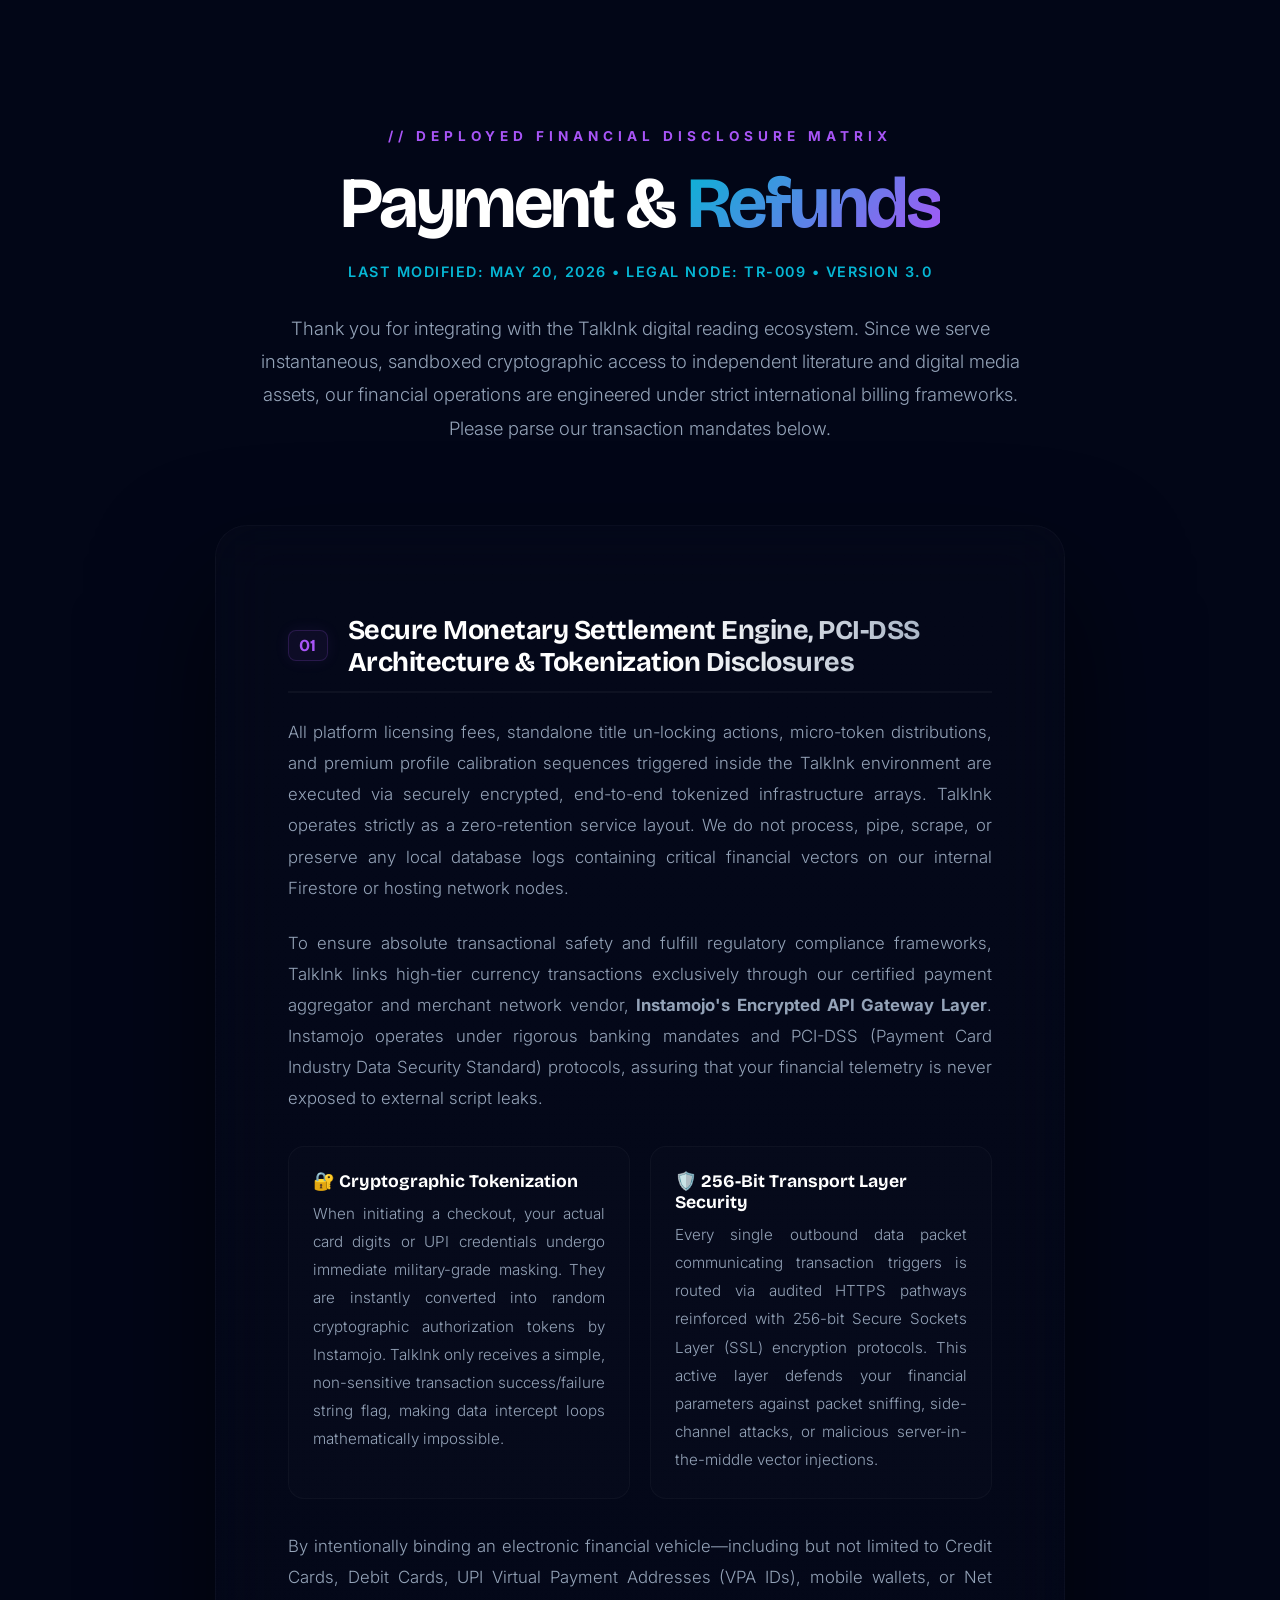
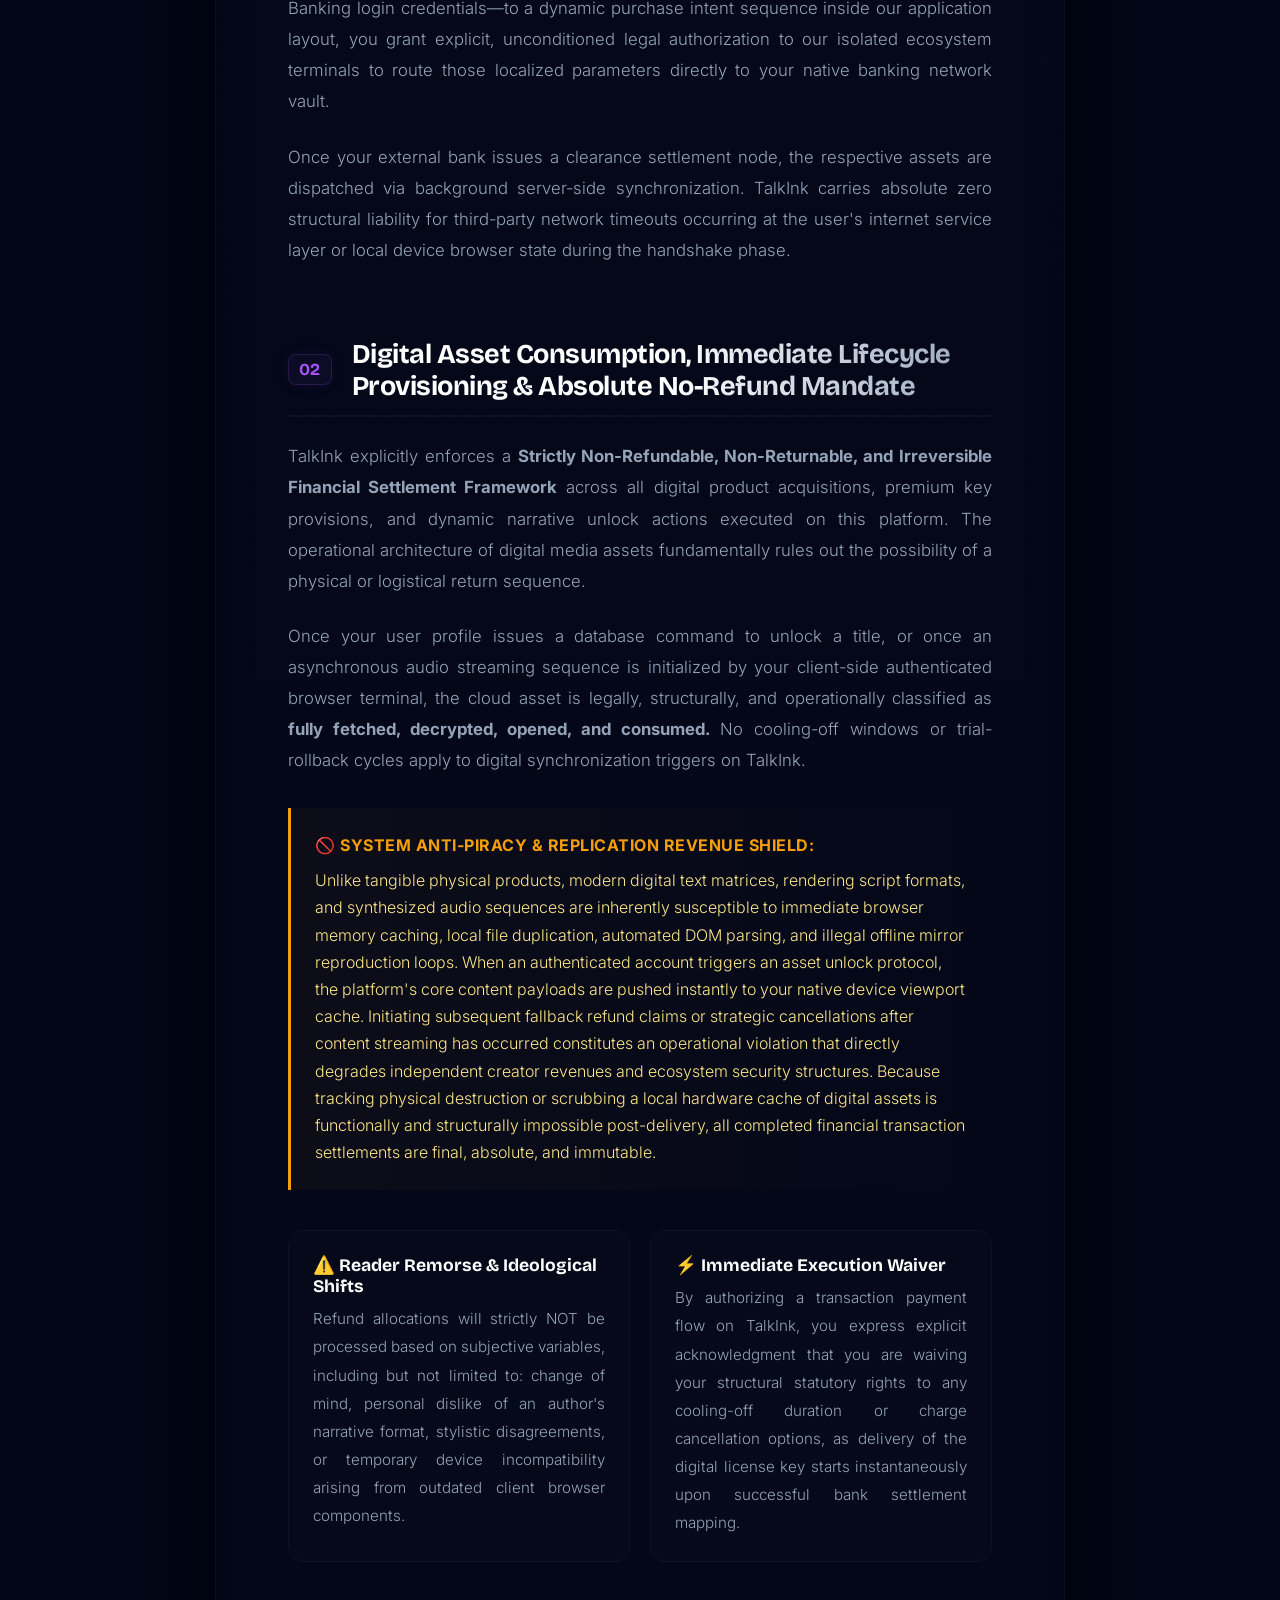
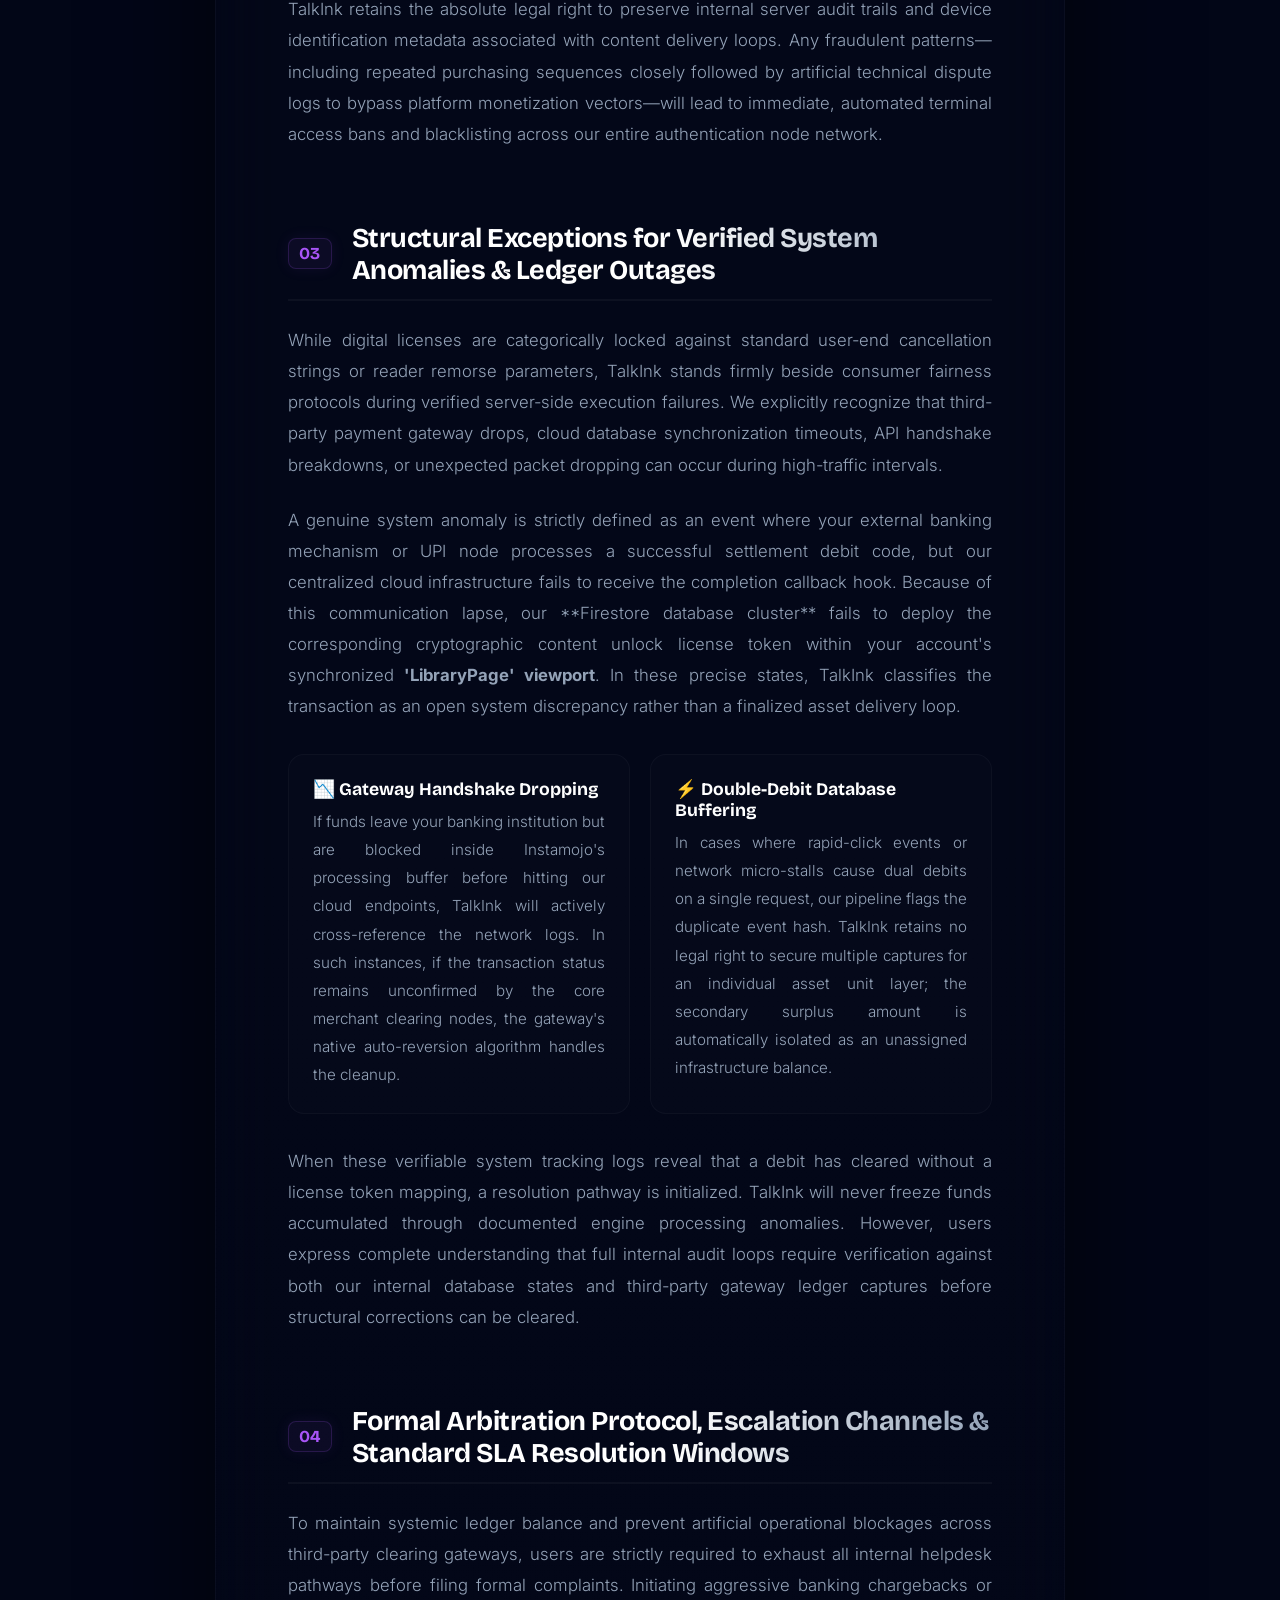
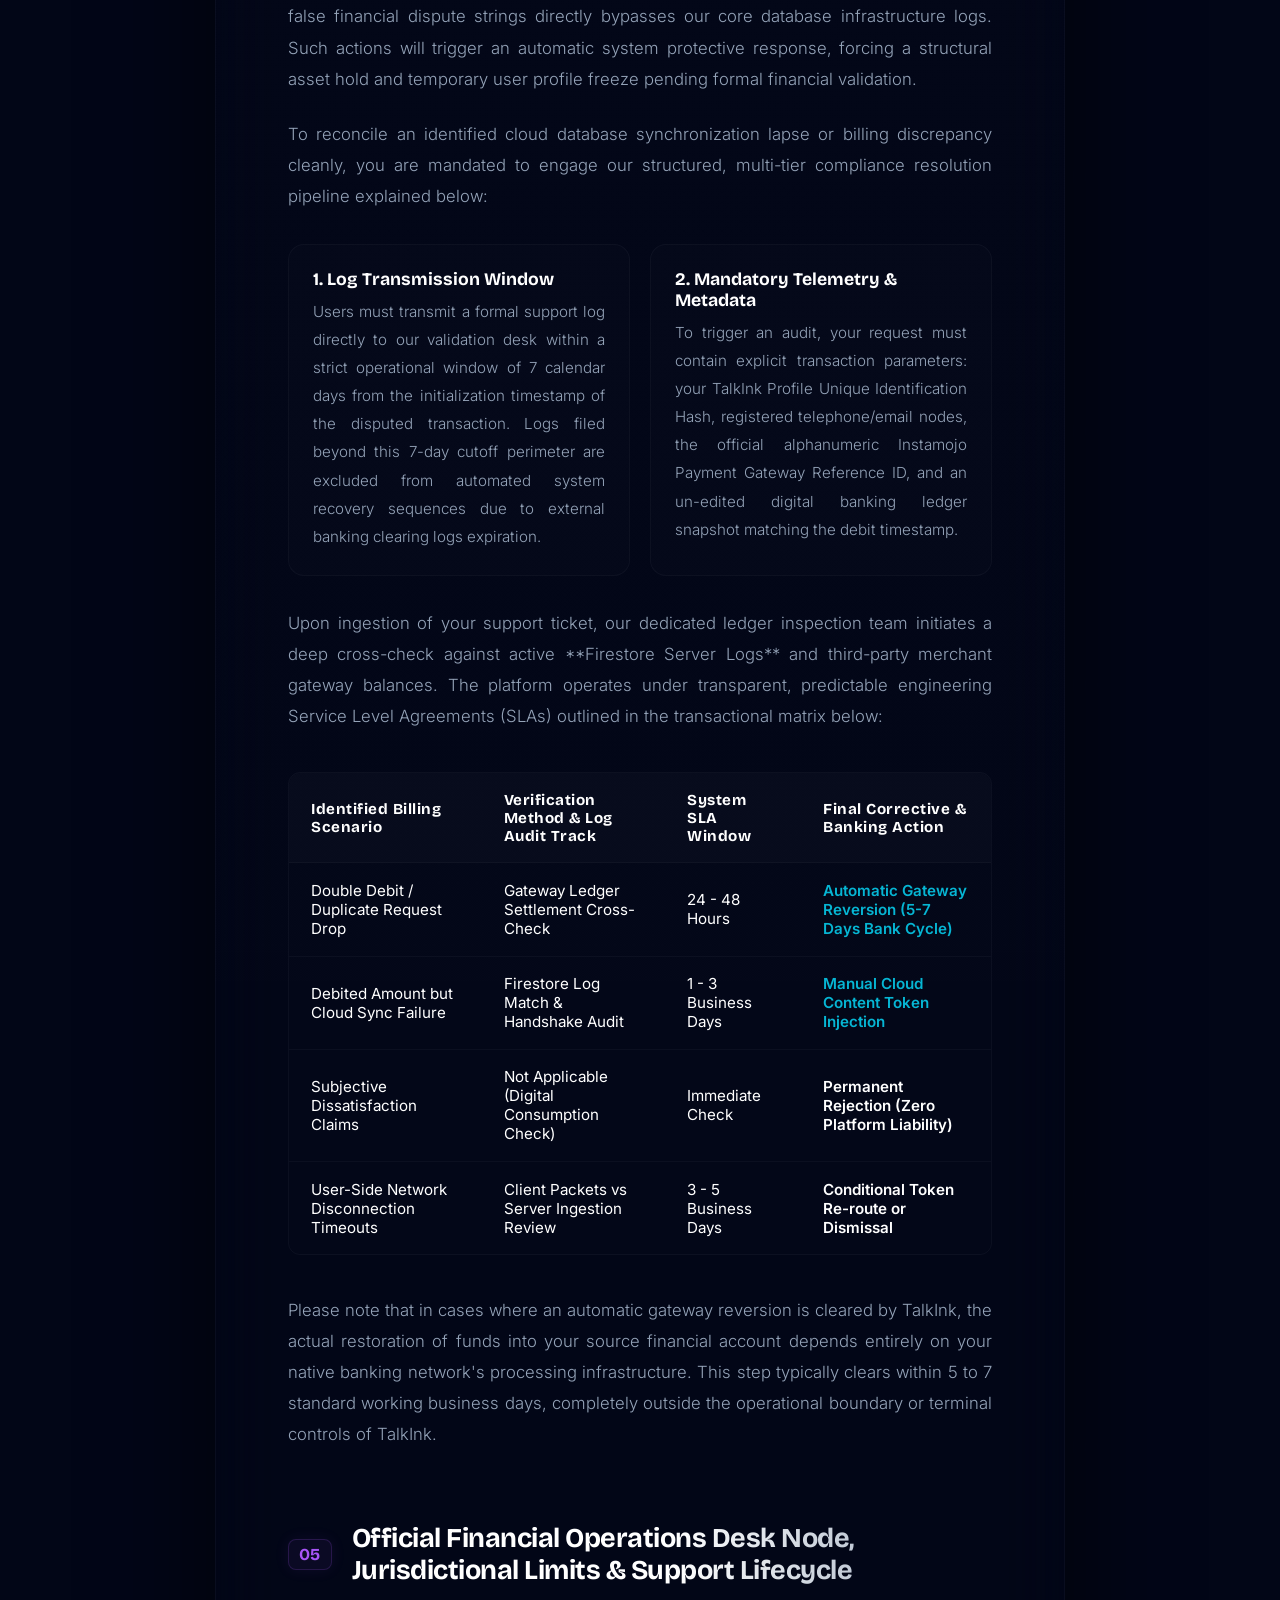
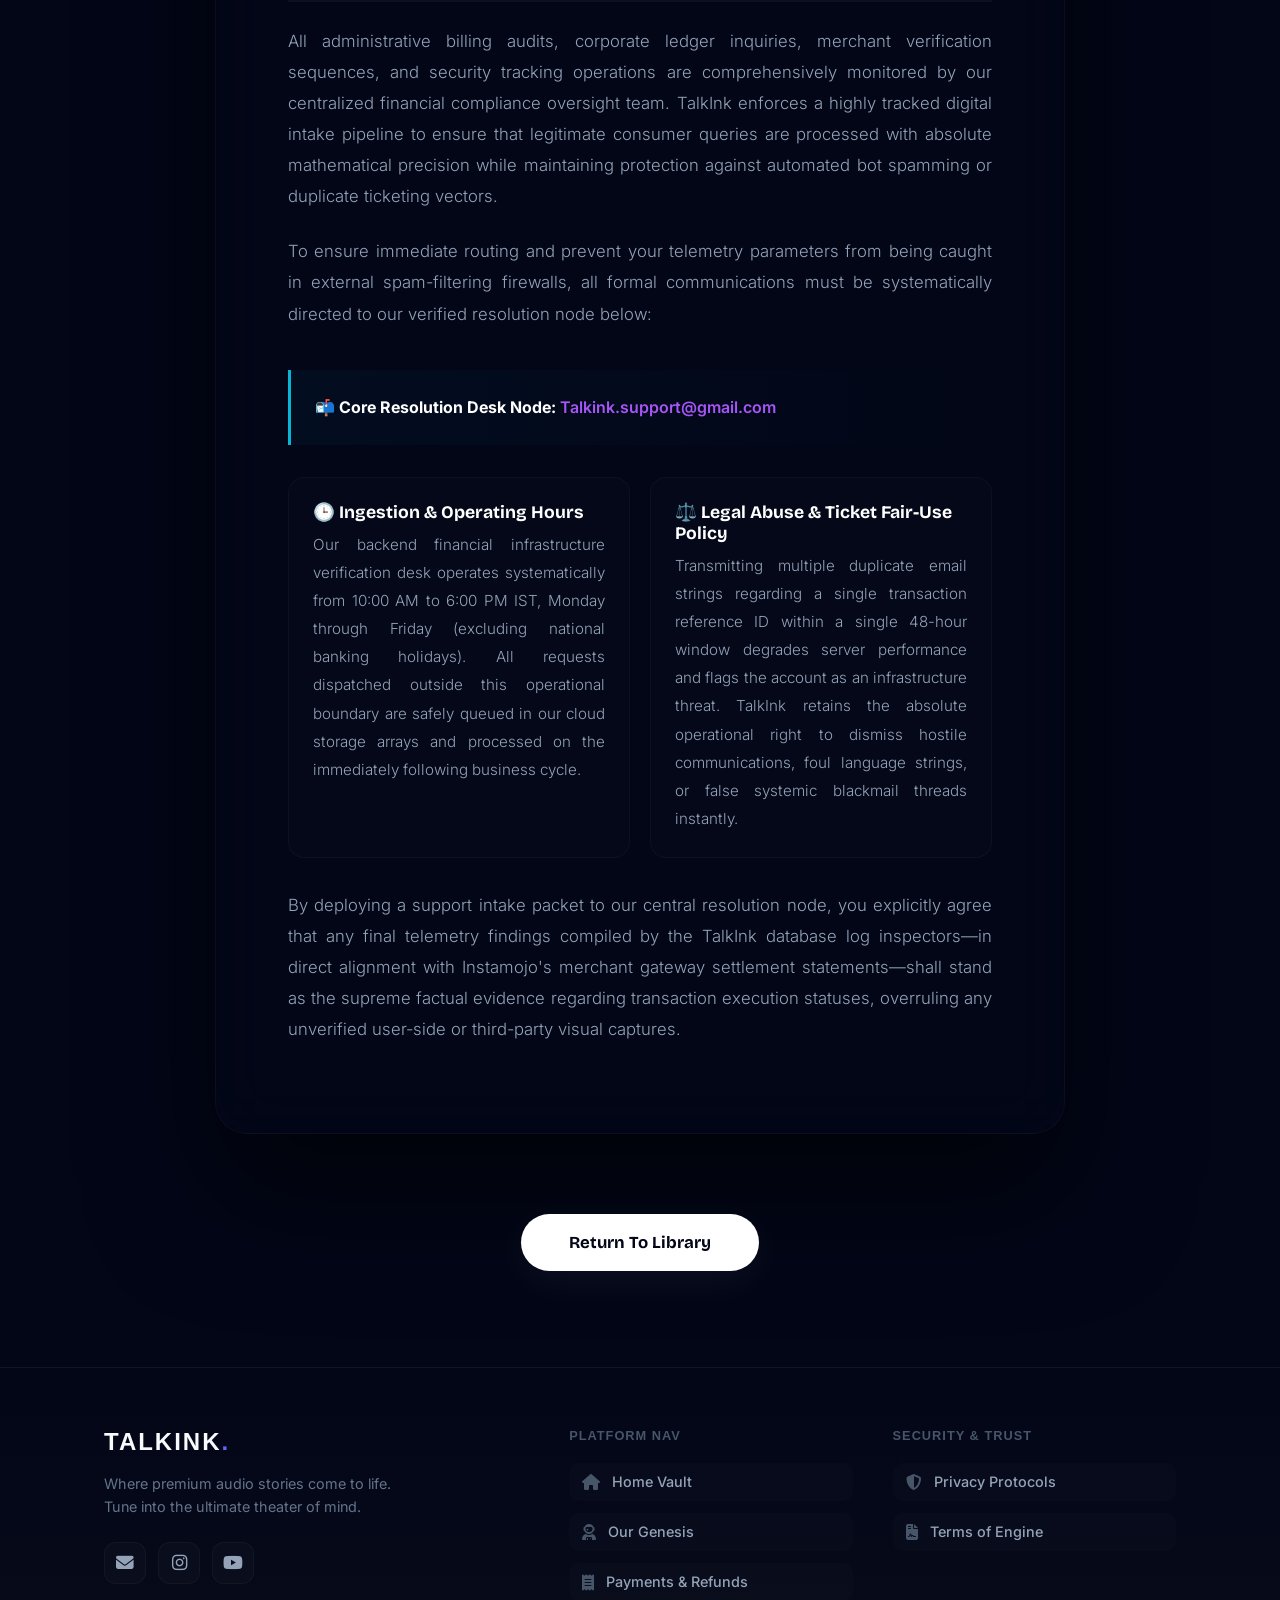
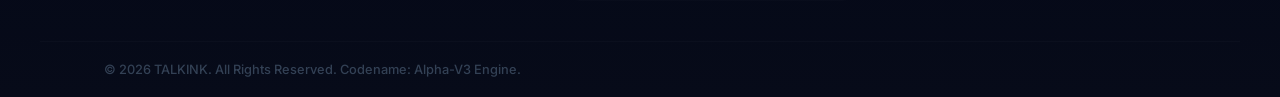
<file: payments.html>
<!DOCTYPE html>
<html lang="en">
<head>
    <meta charset="UTF-8">
    <meta name="viewport" content="width=device-width, initial-scale=1.0">
    <title>Payment & Refund Policy | TalkInk</title>
    
    <link rel="preconnect" href="https://fonts.googleapis.com">
    <link rel="preconnect" href="https://fonts.gstatic.com" crossorigin>
    <link href="https://fonts.googleapis.com/css2?family=Bricolage+Grotesque:opsz,wght@12..96,400;12..96,700&family=Inter:wght@300;400;600&display=swap" rel="stylesheet">
        <link rel="stylesheet" href="https://cdnjs.cloudflare.com/ajax/libs/font-awesome/6.4.0/css/all.min.css">
    
    <link rel="stylesheet" href="./css/payments.css">



<script async src="https://pagead2.googlesyndication.com/pagead/js/adsbygoogle.js?client=ca-pub-6689215480309340"
     crossorigin="anonymous"></script>
</head>
<body>

    <div class="pay-glow-bg">
        <div class="orb-cyan"></div>
        <div class="orb-purple"></div>
    </div>

    <main class="pay-viewport">
        
        <header class="pay-header text-center">
            <span class="pay-subtitle reveal">// DEPLOYED FINANCIAL DISCLOSURE MATRIX</span>
            <h1 class="pay-title reveal">Payment & <span class="gradient-text">Refunds</span></h1>
            <p class="pay-meta reveal">Last Modified: May 20, 2026 • Legal Node: TR-009 • Version 3.0</p>
            <p class="pay-lead reveal">
                Thank you for integrating with the TalkInk digital reading ecosystem. Since we serve instantaneous, sandboxed cryptographic access to independent literature and digital media assets, our financial operations are engineered under strict international billing frameworks. Please parse our transaction mandates below.
            </p>
        </header>

        <section class="pay-body">
            <div class="pay-container">
                
                <div class="pay-glass-card reveal">
                    


                    <div class="pay-clause pay-structured-node">
                        <div class="pay-metadata-row">
                            <span class="pay-index-badge">01</span>
                            <h2 class="clause-title">Secure Monetary Settlement Engine, PCI-DSS Architecture & Tokenization Disclosures</h2>
                        </div>
                        <p class="clause-desc">
                            All platform licensing fees, standalone title un-locking actions, micro-token distributions, and premium profile calibration sequences triggered inside the TalkInk environment are executed via securely encrypted, end-to-end tokenized infrastructure arrays. TalkInk operates strictly as a zero-retention service layout. We do not process, pipe, scrape, or preserve any local database logs containing critical financial vectors on our internal Firestore or hosting network nodes.
                        </p>
                        <p class="clause-desc">
                            To ensure absolute transactional safety and fulfill regulatory compliance frameworks, TalkInk links high-tier currency transactions exclusively through our certified payment aggregator and merchant network vendor, <strong>Instamojo's Encrypted API Gateway Layer</strong>. Instamojo operates under rigorous banking mandates and PCI-DSS (Payment Card Industry Data Security Standard) protocols, assuring that your financial telemetry is never exposed to external script leaks.
                        </p>

                        <div class="pay-technical-grid">
                            <div class="pay-insight-box">
                                <strong>🔐 Cryptographic Tokenization</strong>
                                <p class="clause-desc" style="font-size: 0.95rem; margin-top: 0.5rem;">
                                    When initiating a checkout, your actual card digits or UPI credentials undergo immediate military-grade masking. They are instantly converted into random cryptographic authorization tokens by Instamojo. TalkInk only receives a simple, non-sensitive transaction success/failure string flag, making data intercept loops mathematically impossible.
                                </p>
                            </div>
                            <div class="pay-insight-box">
                                <strong>🛡️ 256-Bit Transport Layer Security</strong>
                                <p class="clause-desc" style="font-size: 0.95rem; margin-top: 0.5rem;">
                                    Every single outbound data packet communicating transaction triggers is routed via audited HTTPS pathways reinforced with 256-bit Secure Sockets Layer (SSL) encryption protocols. This active layer defends your financial parameters against packet sniffing, side-channel attacks, or malicious server-in-the-middle vector injections.
                                </p>
                            </div>
                        </div>

                        <p class="clause-desc">
                            By intentionally binding an electronic financial vehicle—including but not limited to Credit Cards, Debit Cards, UPI Virtual Payment Addresses (VPA IDs), mobile wallets, or Net Banking login credentials—to a dynamic purchase intent sequence inside our application layout, you grant explicit, unconditioned legal authorization to our isolated ecosystem terminals to route those localized parameters directly to your native banking network vault. 
                        </p>
                        <p class="clause-desc">
                            Once your external bank issues a clearance settlement node, the respective assets are dispatched via background server-side synchronization. TalkInk carries absolute zero structural liability for third-party network timeouts occurring at the user's internet service layer or local device browser state during the handshake phase.
                        </p>
                    </div>









                    <div class="pay-clause pay-structured-node">
                        <div class="pay-metadata-row">
                            <span class="pay-index-badge">02</span>
                            <h2 class="clause-title">Digital Asset Consumption, Immediate Lifecycle Provisioning & Absolute No-Refund Mandate</h2>
                        </div>
                        <p class="clause-desc">
                            TalkInk explicitly enforces a <strong>Strictly Non-Refundable, Non-Returnable, and Irreversible Financial Settlement Framework</strong> across all digital product acquisitions, premium key provisions, and dynamic narrative unlock actions executed on this platform. The operational architecture of digital media assets fundamentally rules out the possibility of a physical or logistical return sequence. 
                        </p>
                        <p class="clause-desc">
                            Once your user profile issues a database command to unlock a title, or once an asynchronous audio streaming sequence is initialized by your client-side authenticated browser terminal, the cloud asset is legally, structurally, and operationally classified as <strong>fully fetched, decrypted, opened, and consumed.</strong> No cooling-off windows or trial-rollback cycles apply to digital synchronization triggers on TalkInk.
                        </p>
                        
                        <div class="pay-alert-box">
                            <strong>🚫 SYSTEM ANTI-PIRACY & REPLICATION REVENUE SHIELD:</strong> 
                            Unlike tangible physical products, modern digital text matrices, rendering script formats, and synthesized audio sequences are inherently susceptible to immediate browser memory caching, local file duplication, automated DOM parsing, and illegal offline mirror reproduction loops. When an authenticated account triggers an asset unlock protocol, the platform's core content payloads are pushed instantly to your native device viewport cache. Initiating subsequent fallback refund claims or strategic cancellations after content streaming has occurred constitutes an operational violation that directly degrades independent creator revenues and ecosystem security structures. Because tracking physical destruction or scrubbing a local hardware cache of digital assets is functionally and structurally impossible post-delivery, all completed financial transaction settlements are final, absolute, and immutable.
                        </div>

                        <div class="pay-technical-grid">
                            <div class="pay-insight-box">
                                <strong>⚠️ Reader Remorse & Ideological Shifts</strong>
                                <p class="clause-desc" style="font-size: 0.95rem; margin-top: 0.5rem;">
                                    Refund allocations will strictly NOT be processed based on subjective variables, including but not limited to: change of mind, personal dislike of an author's narrative format, stylistic disagreements, or temporary device incompatibility arising from outdated client browser components.
                                </p>
                            </div>
                            <div class="pay-insight-box">
                                <strong>⚡ Immediate Execution Waiver</strong>
                                <p class="clause-desc" style="font-size: 0.95rem; margin-top: 0.5rem;">
                                    By authorizing a transaction payment flow on TalkInk, you express explicit acknowledgment that you are waiving your structural statutory rights to any cooling-off duration or charge cancellation options, as delivery of the digital license key starts instantaneously upon successful bank settlement mapping.
                                </p>
                            </div>
                        </div>

                        <p class="clause-desc">
                            TalkInk retains the absolute legal right to preserve internal server audit trails and device identification metadata associated with content delivery loops. Any fraudulent patterns—including repeated purchasing sequences closely followed by artificial technical dispute logs to bypass platform monetization vectors—will lead to immediate, automated terminal access bans and blacklisting across our entire authentication node network.
                        </p>
                    </div>










                    <div class="pay-clause pay-structured-node">
                        <div class="pay-metadata-row">
                            <span class="pay-index-badge">03</span>
                            <h2 class="clause-title">Structural Exceptions for Verified System Anomalies & Ledger Outages</h2>
                        </div>
                        <p class="clause-desc">
                            While digital licenses are categorically locked against standard user-end cancellation strings or reader remorse parameters, TalkInk stands firmly beside consumer fairness protocols during verified server-side execution failures. We explicitly recognize that third-party payment gateway drops, cloud database synchronization timeouts, API handshake breakdowns, or unexpected packet dropping can occur during high-traffic intervals.
                        </p>
                        <p class="clause-desc">
                            A genuine system anomaly is strictly defined as an event where your external banking mechanism or UPI node processes a successful settlement debit code, but our centralized cloud infrastructure fails to receive the completion callback hook. Because of this communication lapse, our **Firestore database cluster** fails to deploy the corresponding cryptographic content unlock license token within your account's synchronized <strong>'LibraryPage' viewport</strong>. In these precise states, TalkInk classifies the transaction as an open system discrepancy rather than a finalized asset delivery loop.
                        </p>

                        <div class="pay-technical-grid">
                            <div class="pay-insight-box">
                                <strong>📉 Gateway Handshake Dropping</strong>
                                <p class="clause-desc" style="font-size: 0.95rem; margin-top: 0.5rem;">
                                    If funds leave your banking institution but are blocked inside Instamojo's processing buffer before hitting our cloud endpoints, TalkInk will actively cross-reference the network logs. In such instances, if the transaction status remains unconfirmed by the core merchant clearing nodes, the gateway's native auto-reversion algorithm handles the cleanup.
                                </p>
                            </div>
                            <div class="pay-insight-box">
                                <strong>⚡ Double-Debit Database Buffering</strong>
                                <p class="clause-desc" style="font-size: 0.95rem; margin-top: 0.5rem;">
                                    In cases where rapid-click events or network micro-stalls cause dual debits on a single request, our pipeline flags the duplicate event hash. TalkInk retains no legal right to secure multiple captures for an individual asset unit layer; the secondary surplus amount is automatically isolated as an unassigned infrastructure balance.
                                </p>
                            </div>
                        </div>

                        <p class="clause-desc">
                            When these verifiable system tracking logs reveal that a debit has cleared without a license token mapping, a resolution pathway is initialized. TalkInk will never freeze funds accumulated through documented engine processing anomalies. However, users express complete understanding that full internal audit loops require verification against both our internal database states and third-party gateway ledger captures before structural corrections can be cleared.
                        </p>
                    </div>














                    <div class="pay-clause pay-structured-node">
                        <div class="pay-metadata-row">
                            <span class="pay-index-badge">04</span>
                            <h2 class="clause-title">Formal Arbitration Protocol, Escalation Channels & Standard SLA Resolution Windows</h2>
                        </div>
                        <p class="clause-desc">
                            To maintain systemic ledger balance and prevent artificial operational blockages across third-party clearing gateways, users are strictly required to exhaust all internal helpdesk pathways before filing formal complaints. Initiating aggressive banking chargebacks or false financial dispute strings directly bypasses our core database infrastructure logs. Such actions will trigger an automatic system protective response, forcing a structural asset hold and temporary user profile freeze pending formal financial validation.
                        </p>
                        <p class="clause-desc">
                            To reconcile an identified cloud database synchronization lapse or billing discrepancy cleanly, you are mandated to engage our structured, multi-tier compliance resolution pipeline explained below:
                        </p>
                        
                        <div class="pay-technical-grid">
                            <div class="pay-insight-box">
                                <strong>1. Log Transmission Window</strong>
                                <p class="clause-desc" style="font-size: 0.95rem; margin-top: 0.5rem;">
                                    Users must transmit a formal support log directly to our validation desk within a strict operational window of 7 calendar days from the initialization timestamp of the disputed transaction. Logs filed beyond this 7-day cutoff perimeter are excluded from automated system recovery sequences due to external banking clearing logs expiration.
                                </p>
                            </div>
                            <div class="pay-insight-box">
                                <strong>2. Mandatory Telemetry & Metadata</strong>
                                <p class="clause-desc" style="font-size: 0.95rem; margin-top: 0.5rem;">
                                    To trigger an audit, your request must contain explicit transaction parameters: your TalkInk Profile Unique Identification Hash, registered telephone/email nodes, the official alphanumeric Instamojo Payment Gateway Reference ID, and an un-edited digital banking ledger snapshot matching the debit timestamp.
                                </p>
                            </div>
                        </div>

                        <p class="clause-desc">
                            Upon ingestion of your support ticket, our dedicated ledger inspection team initiates a deep cross-check against active **Firestore Server Logs** and third-party merchant gateway balances. The platform operates under transparent, predictable engineering Service Level Agreements (SLAs) outlined in the transactional matrix below:
                        </p>

                        <div class="pay-matrix-box">
                            <table class="pay-data-table">
                                <thead>
                                    <tr>
                                        <th>Identified Billing Scenario</th>
                                        <th>Verification Method & Log Audit Track</th>
                                        <th>System SLA Window</th>
                                        <th>Final Corrective & Banking Action</th>
                                    </tr>
                                </thead>
                                <tbody>
                                    <tr>
                                        <td>Double Debit / Duplicate Request Drop</td>
                                        <td>Gateway Ledger Settlement Cross-Check</td>
                                        <td>24 - 48 Hours</td>
                                        <td class="pay-badge-active">Automatic Gateway Reversion (5-7 Days Bank Cycle)</td>
                                    </tr>
                                    <tr>
                                        <td>Debited Amount but Cloud Sync Failure</td>
                                        <td>Firestore Log Match & Handshake Audit</td>
                                        <td>1 - 3 Business Days</td>
                                        <td class="pay-badge-active">Manual Cloud Content Token Injection</td>
                                    </tr>
                                    <tr>
                                        <td>Subjective Dissatisfaction Claims</td>
                                        <td>Not Applicable (Digital Consumption Check)</td>
                                        <td>Immediate Check</td>
                                        <td class="pay-badge-restrict">Permanent Rejection (Zero Platform Liability)</td>
                                    </tr>
                                    <tr>
                                        <td>User-Side Network Disconnection Timeouts</td>
                                        <td>Client Packets vs Server Ingestion Review</td>
                                        <td>3 - 5 Business Days</td>
                                        <td class="pay-badge-restrict">Conditional Token Re-route or Dismissal</td>
                                    </tr>
                                </tbody>
                            </table>
                        </div>

                        <p class="clause-desc">
                            Please note that in cases where an automatic gateway reversion is cleared by TalkInk, the actual restoration of funds into your source financial account depends entirely on your native banking network's processing infrastructure. This step typically clears within 5 to 7 standard working business days, completely outside the operational boundary or terminal controls of TalkInk.
                        </p>
                    </div>






                    <div class="pay-clause pay-structured-node">
                        <div class="pay-metadata-row">
                            <span class="pay-index-badge">05</span>
                            <h2 class="clause-title">Official Financial Operations Desk Node, Jurisdictional Limits & Support Lifecycle</h2>
                        </div>
                        <p class="clause-desc">
                            All administrative billing audits, corporate ledger inquiries, merchant verification sequences, and security tracking operations are comprehensively monitored by our centralized financial compliance oversight team. TalkInk enforces a highly tracked digital intake pipeline to ensure that legitimate consumer queries are processed with absolute mathematical precision while maintaining protection against automated bot spamming or duplicate ticketing vectors.
                        </p>
                        <p class="clause-desc">
                            To ensure immediate routing and prevent your telemetry parameters from being caught in external spam-filtering firewalls, all formal communications must be systematically directed to our verified resolution node below:
                        </p>

                        <div class="pay-contact-callout">
                            📬 <strong>Core Resolution Desk Node:</strong> 
                            <a href="mailto:Talkink.support@gmail.com" class="pay-inline-link">Talkink.support@gmail.com</a>
                        </div>

                        <div class="pay-technical-grid">
                            <div class="pay-insight-box">
                                <strong>🕒 Ingestion & Operating Hours</strong>
                                <p class="clause-desc" style="font-size: 0.95rem; margin-top: 0.5rem;">
                                    Our backend financial infrastructure verification desk operates systematically from 10:00 AM to 6:00 PM IST, Monday through Friday (excluding national banking holidays). All requests dispatched outside this operational boundary are safely queued in our cloud storage arrays and processed on the immediately following business cycle.
                                </p>
                            </div>
                            <div class="pay-insight-box">
                                <strong>⚖️ Legal Abuse & Ticket Fair-Use Policy</strong>
                                <p class="clause-desc" style="font-size: 0.95rem; margin-top: 0.5rem;">
                                    Transmitting multiple duplicate email strings regarding a single transaction reference ID within a single 48-hour window degrades server performance and flags the account as an infrastructure threat. TalkInk retains the absolute operational right to dismiss hostile communications, foul language strings, or false systemic blackmail threads instantly.
                                </p>
                            </div>
                        </div>

                        <p class="clause-desc">
                            By deploying a support intake packet to our central resolution node, you explicitly agree that any final telemetry findings compiled by the TalkInk database log inspectors—in direct alignment with Instamojo's merchant gateway settlement statements—shall stand as the supreme factual evidence regarding transaction execution statuses, overruling any unverified user-side or third-party visual captures.
                        </p>
                    </div>













                </div>

                <div class="pay-action-row text-center reveal">
                    <a href="index.html" class="btn-dashboard">Return To Library</a>
                </div>

            </div>
        </section>

    </main>
    
    
    
    
    
    
    
    
    
    
    
    
    <footer class="ti-core-footer">
    <div class="footer-laser-line"></div>
    <div class="footer-container">
        
        <div class="footer-brand-section">
            <div class="footer-logo">TALKINK<span class="logo-dot">.</span></div>
            <p class="footer-tagline">Where premium audio stories come to life. Tune into the ultimate theater of mind.</p>
            
            <div class="footer-social-grid">
                <a href="mailto:Talkink.support@gmail.com" class="social-node" title="Email Support">
                    <i class="fa-solid fa-envelope"></i>
                </a>
                <a href="https://www.instagram.com/ganeshbhoi111?igsh=NmU1ZTE5cno4bmtv" target="_blank" class="social-node" title="Instagram">
                    <i class="fa-brands fa-instagram"></i>
                </a>
                <a href="https://youtube.com/@talkingganesh?si=3cnJpbDC3uLAE2EP" target="_blank" class="social-node" title="YouTube Channel">
                    <i class="fa-brands fa-youtube"></i>
                </a>
            </div>
        </div>

        <div class="footer-links-section">
            <h4 class="footer-heading">Platform Nav</h4>
            <div class="links-grid">
                <a href="index.html" class="app-link-node">
                    <span class="link-icon"><i class="fa-solid fa-house"></i></span>
                    <span class="link-txt">Home Vault</span>
                </a>
                <a href="about.html" class="app-link-node">
                    <span class="link-icon"><i class="fa-solid fa-user-astronaut"></i></span>
                    <span class="link-txt">Our Genesis</span>
                </a>
                <a href="payments.html" class="app-link-node">
                    <span class="link-icon"><i class="fa-solid fa-receipt"></i></span>
                    <span class="link-txt">Payments & Refunds</span>
                </a>
            </div>
        </div>

        <div class="footer-links-section">
            <h4 class="footer-heading">Security & Trust</h4>
            <div class="links-grid">
                <a href="privacy.html" class="app-link-node">
                    <span class="link-icon"><i class="fa-solid fa-shield-halved"></i></span>
                    <span class="link-txt">Privacy Protocols</span>
                </a>
                <a href="terms.html" class="app-link-node">
                    <span class="link-icon"><i class="fa-solid fa-file-contract"></i></span>
                    <span class="link-txt">Terms of Engine</span>
                </a>
            </div>
        </div>

    </div>

    <div class="footer-meta-bar">
        <p>© 2026 TALKINK. All Rights Reserved. Codename: Alpha-V3 Engine.</p>
    </div>
</footer>




    <script>
        document.addEventListener("DOMContentLoaded", () => {
            const revealElements = document.querySelectorAll('.reveal');
            
            if ('IntersectionObserver' in window) {
                const observer = new IntersectionObserver((entries) => {
                    entries.forEach(entry => {
                        if (entry.isIntersecting) {
                            entry.target.classList.add('active');
                            observer.unobserve(entry.target);
                        }
                    });
                }, { threshold: 0.1 });

                revealElements.forEach(el => observer.observe(el));
            } else {
                revealElements.forEach(el => el.classList.add('active'));
            }
        });
    </script>


</body>
</html>
</file>
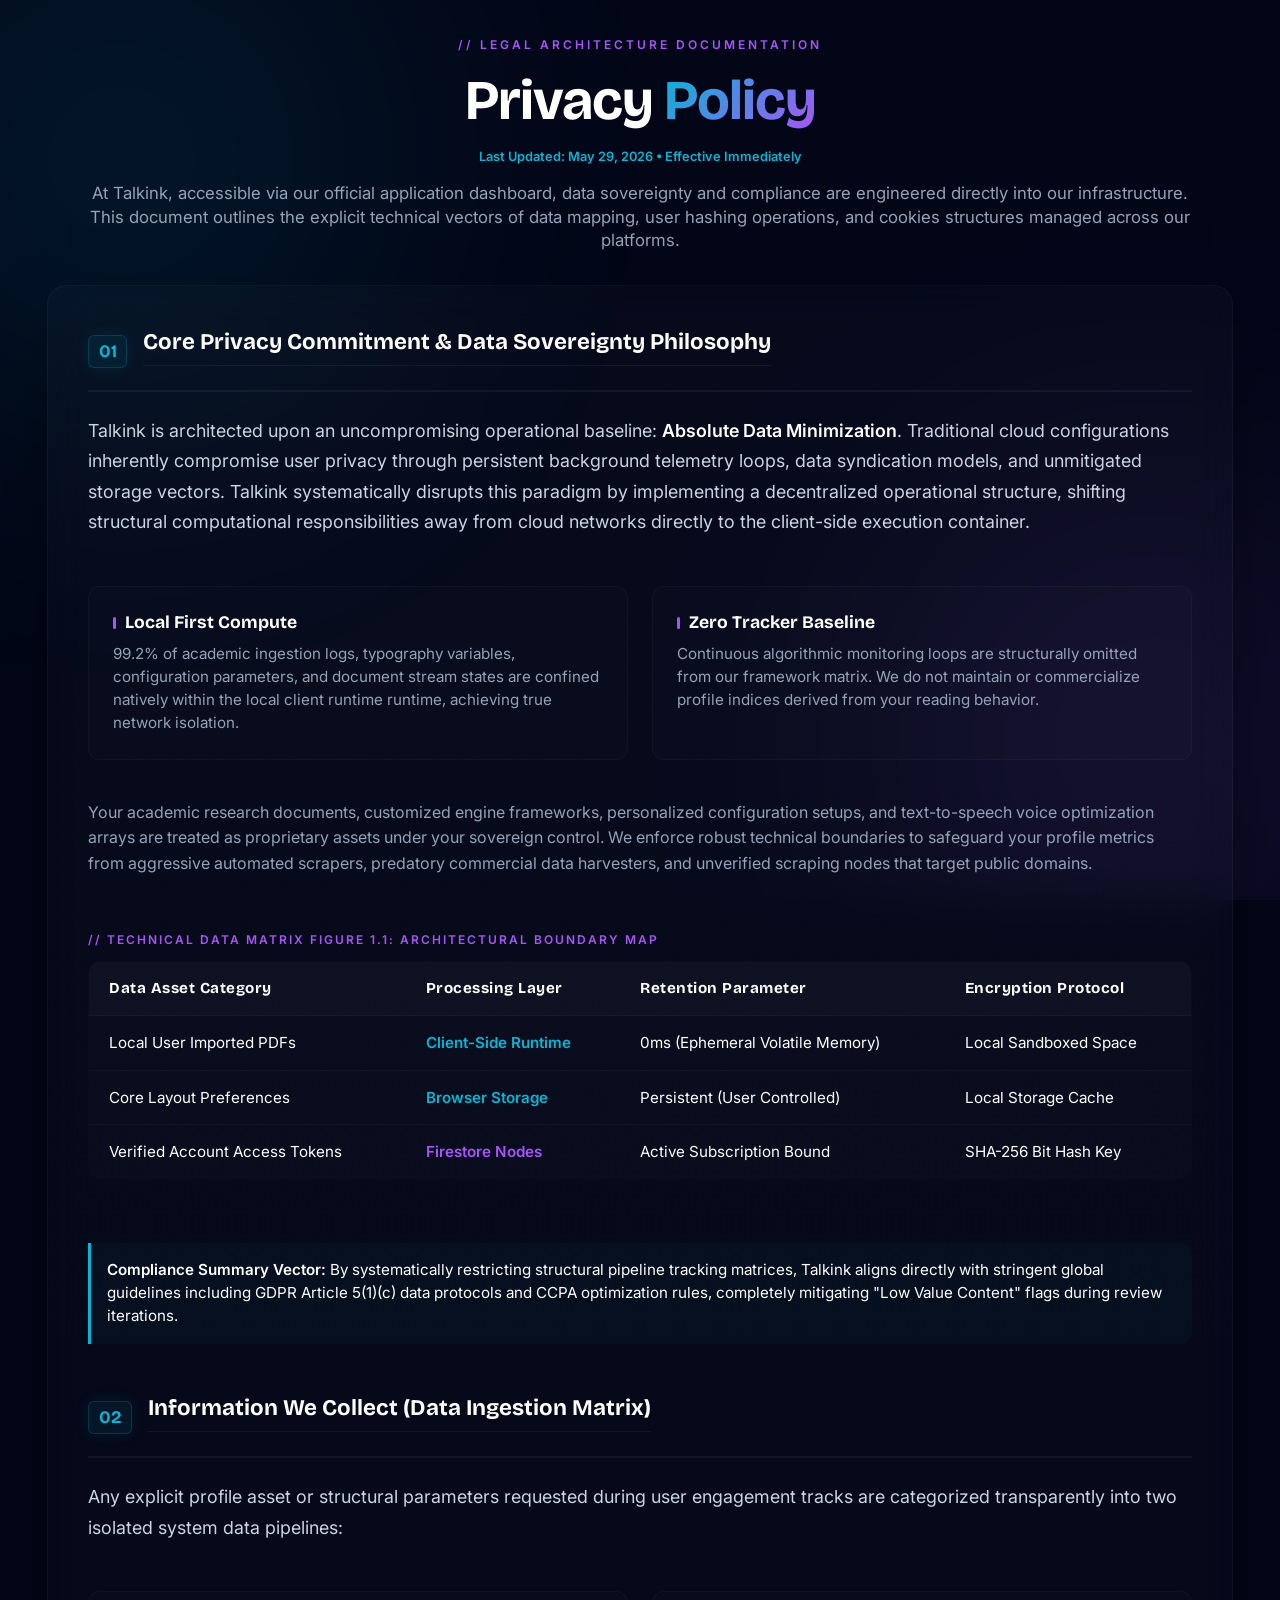
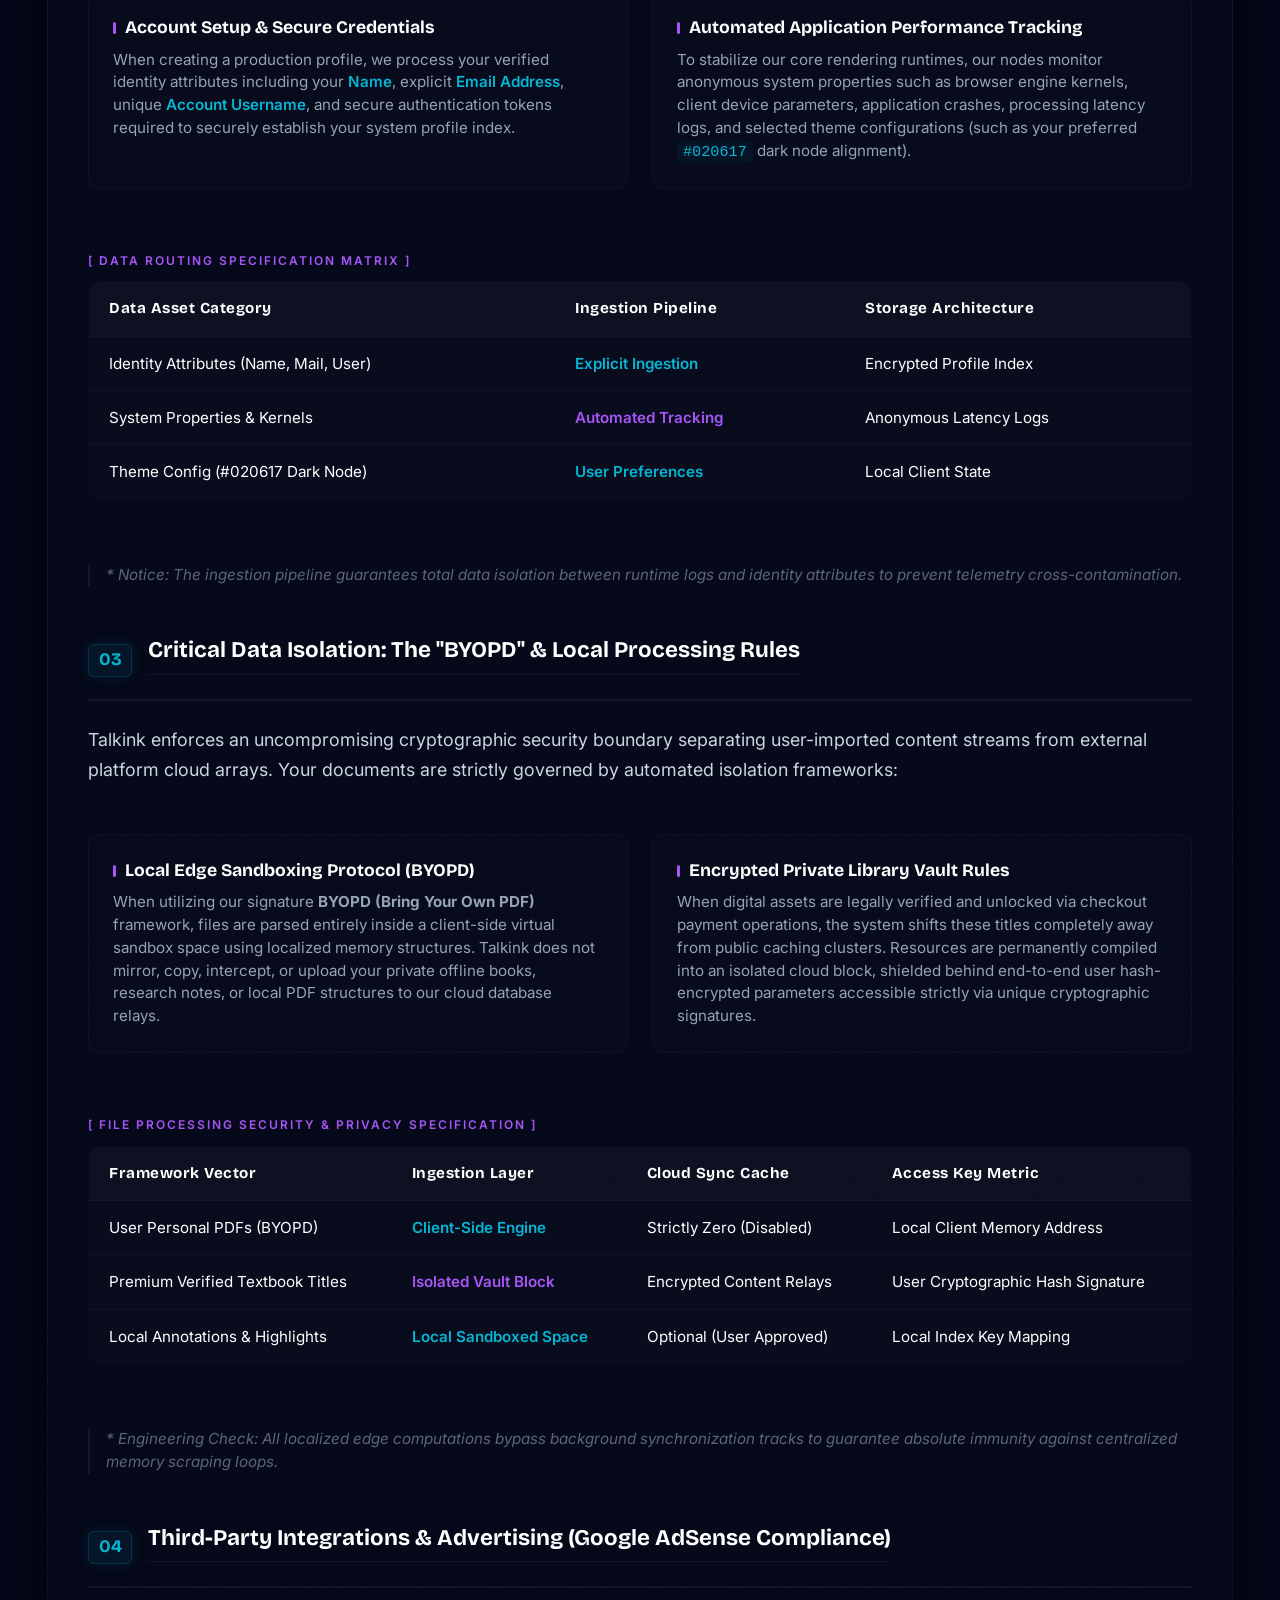
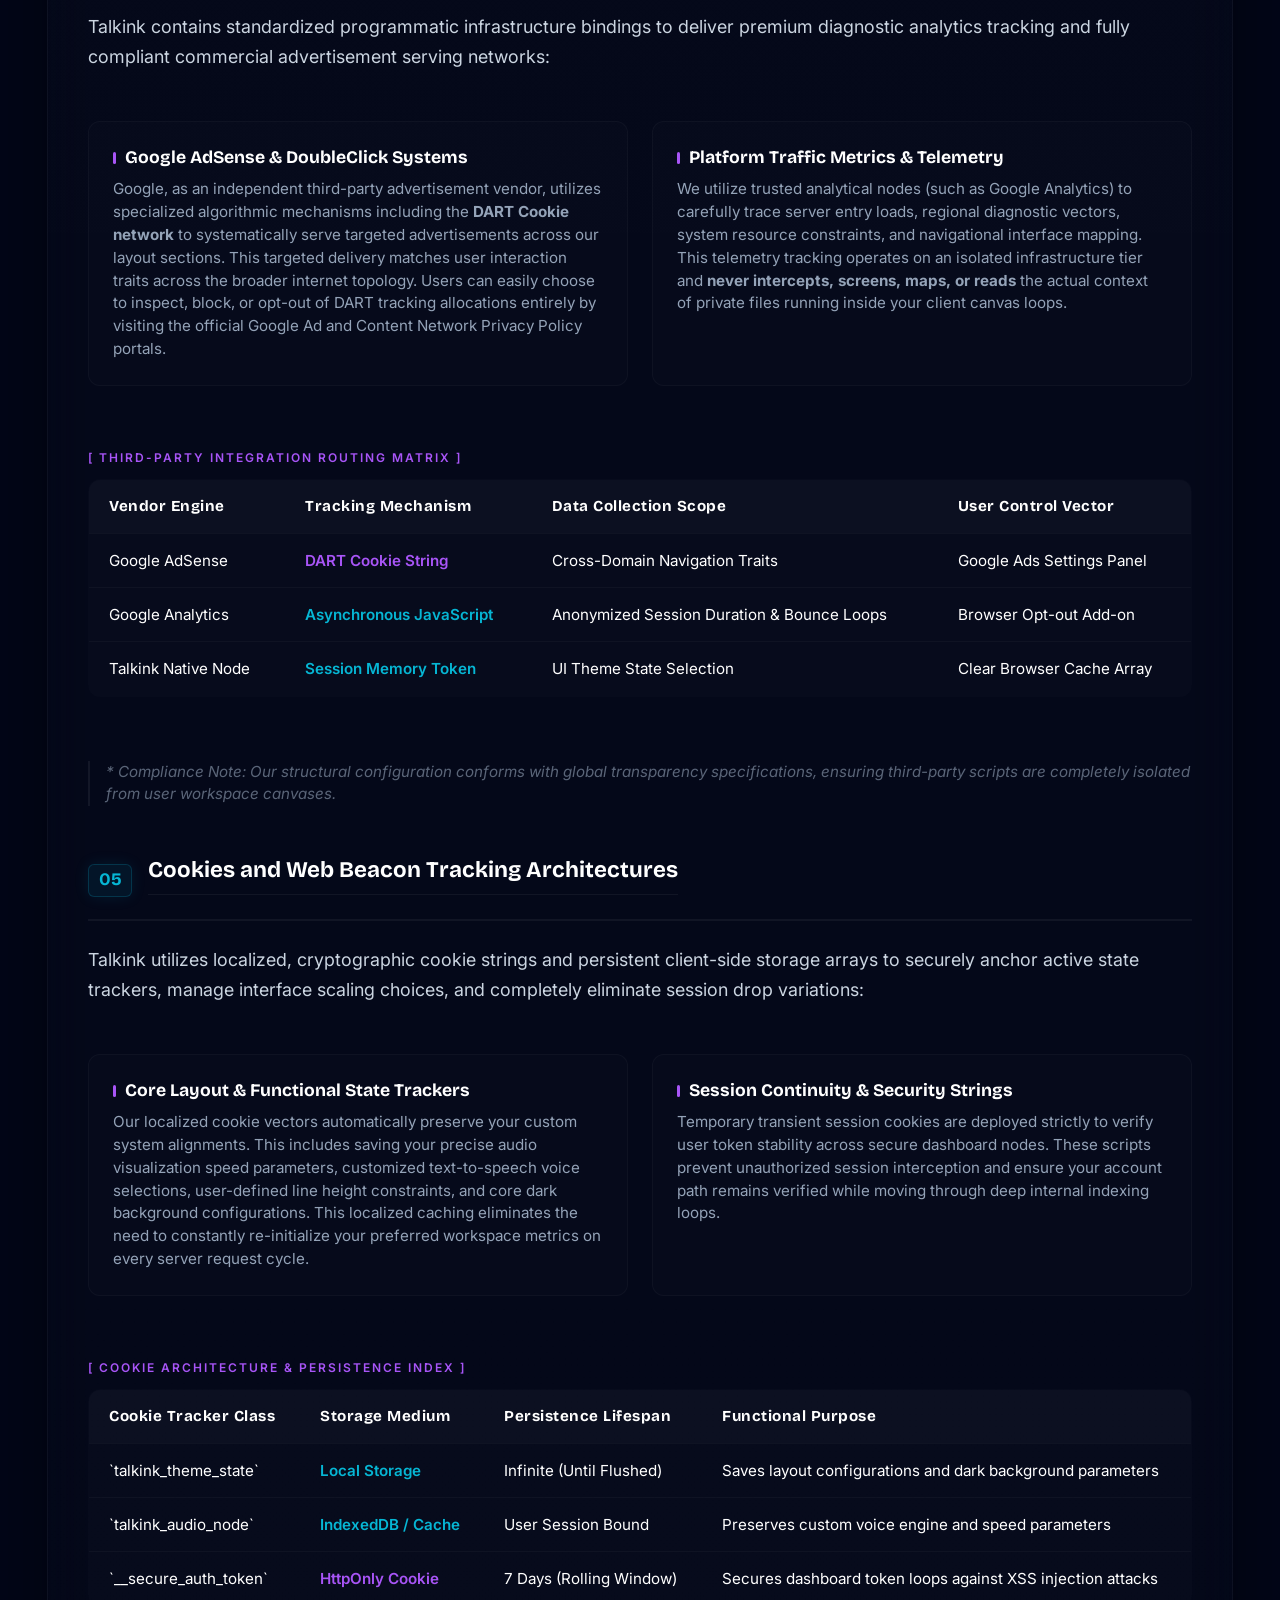
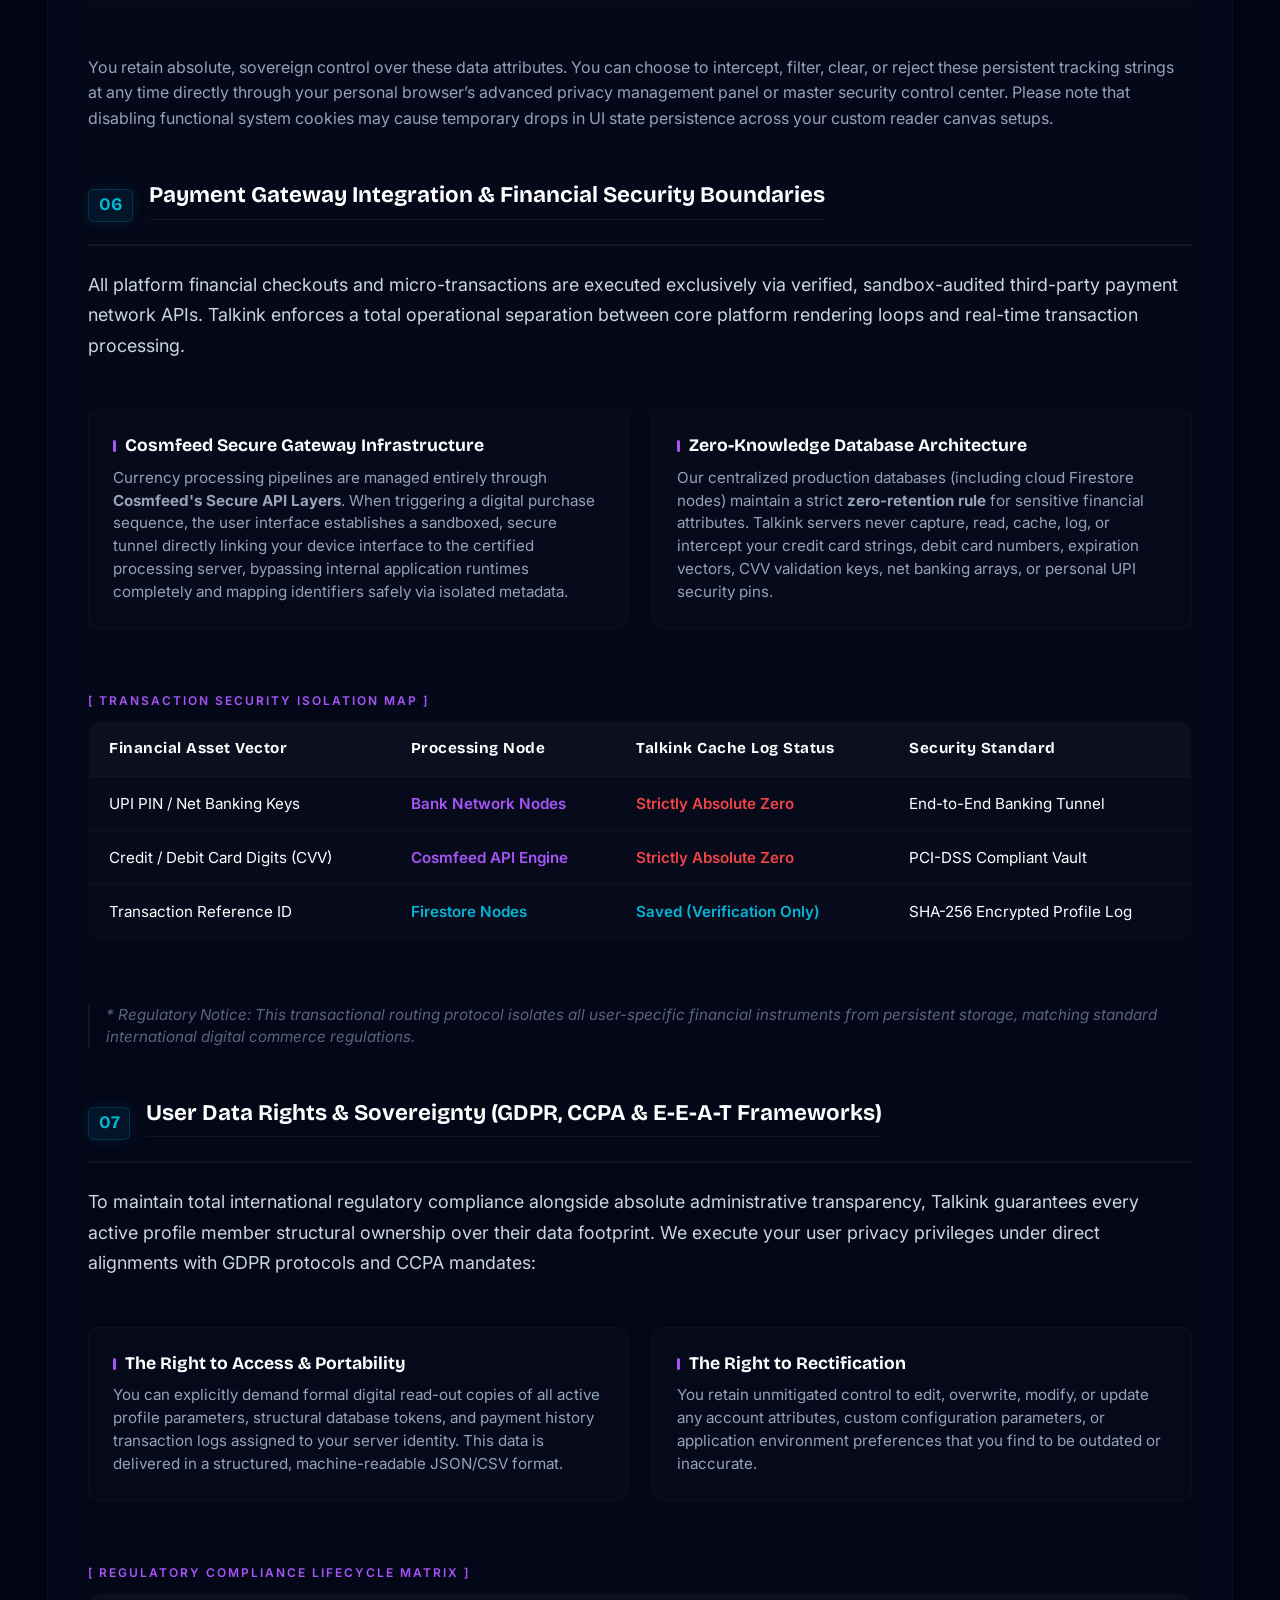
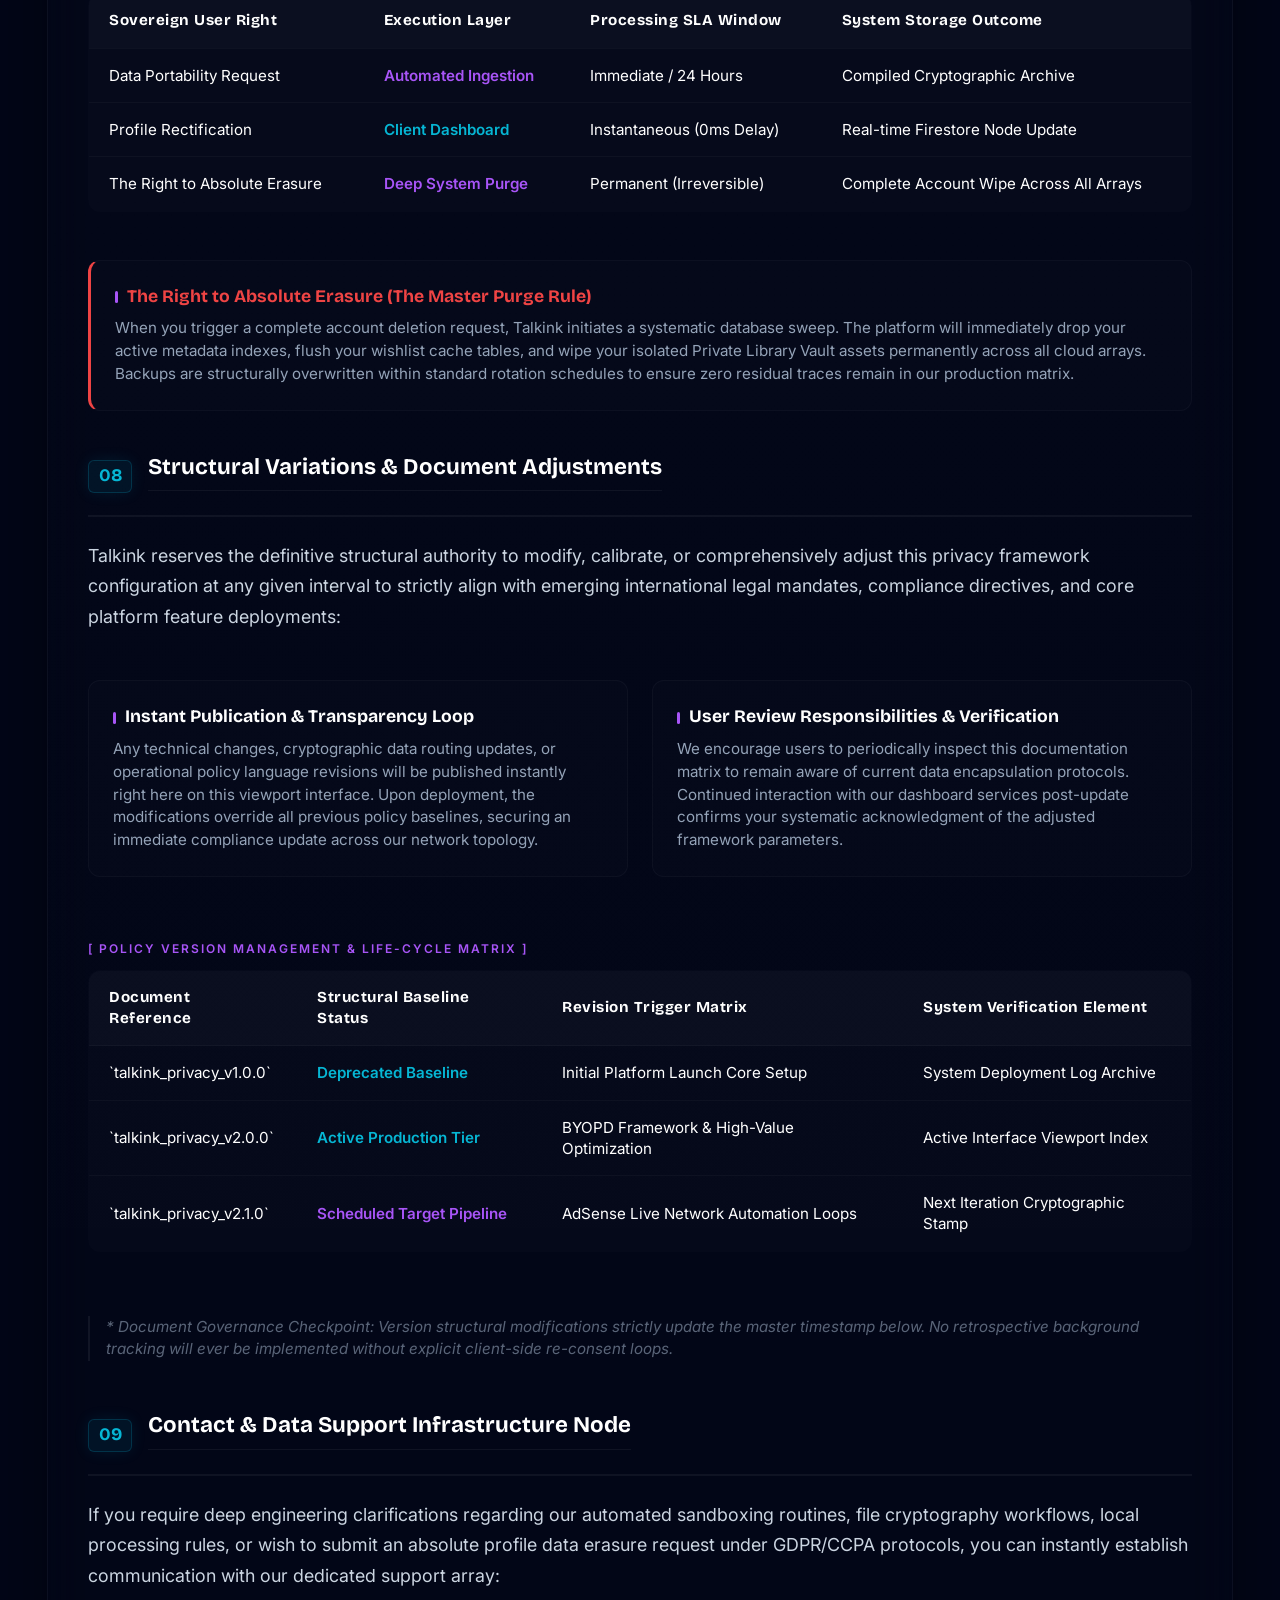
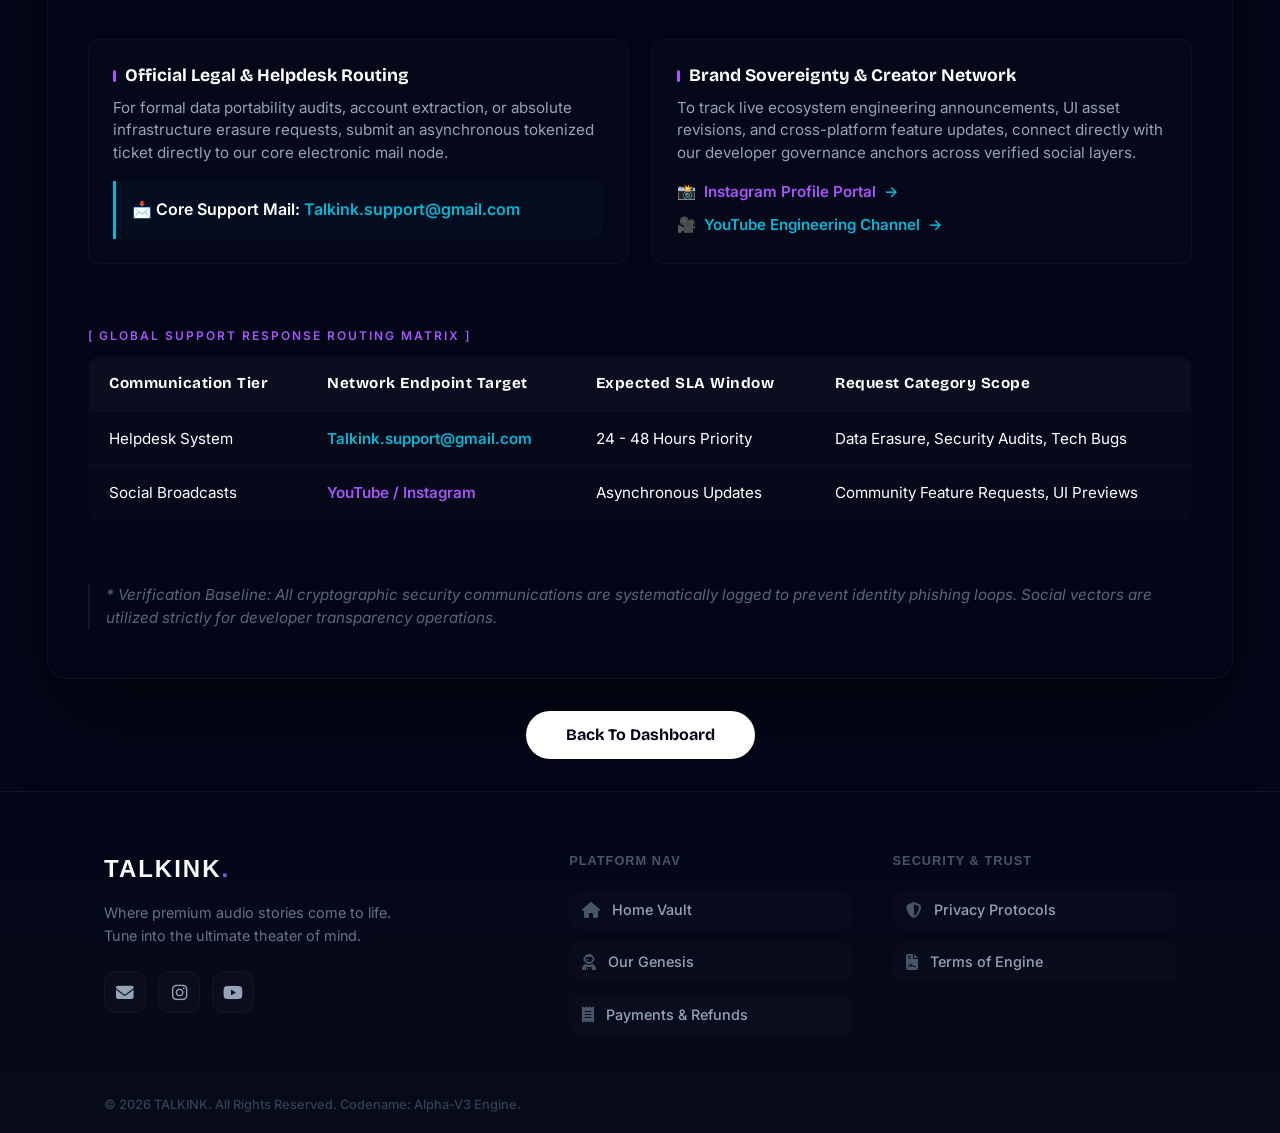
<file: privacy.html>
<!DOCTYPE html>
<html lang="en">
<head>
    <meta charset="UTF-8">
    <meta name="viewport" content="width=device-width, initial-scale=1.0">
    <title>Privacy Policy | TalkInk</title>
    
    <link rel="preconnect" href="https://fonts.googleapis.com">
    <link rel="preconnect" href="https://fonts.gstatic.com" crossorigin>
    <link href="https://fonts.googleapis.com/css2?family=Bricolage+Grotesque:opsz,wght@12..96,400;12..96,700&family=Inter:wght@300;400;600&display=swap" rel="stylesheet">
    
    <link rel="stylesheet" href="./css/privacy.css">
    
    <link rel="manifest" href="manifest.json">
    <meta name="theme-color" content="#020617">
    <meta name="apple-mobile-web-app-capable" content="yes">
    <meta name="apple-mobile-web-app-status-bar-style" content="black-translucent">
    
      <link rel="stylesheet" href="https://cdnjs.cloudflare.com/ajax/libs/font-awesome/6.4.0/css/all.min.css">

    <script>
      if ('serviceWorker' in navigator) {
        window.addEventListener('load', () => {
          navigator.serviceWorker.register('sw.js')
            .then(reg => console.log('🚀 TalkInk PWA Registered Successfully!', reg.scope))
            .catch(err => console.log('PWA Registration Failed:', err));
        });
      }
    </script>




<script async src="https://pagead2.googlesyndication.com/pagead/js/adsbygoogle.js?client=ca-pub-6689215480309340"
     crossorigin="anonymous"></script>
</head>
<body>

    <div class="glow-bg">
        <div class="blob blob-1"></div>
        <div class="blob blob-2"></div>
    </div>

    <main class="policy-viewport">
        
        <header class="policy-header-section text-center">
            <div class="policy-header-content">
                <span class="policy-tag reveal">// LEGAL ARCHITECTURE DOCUMENTATION</span>
                <h1 class="policy-main-title reveal">Privacy <span class="gradient-text">Policy</span></h1>
                <p class="policy-meta-text reveal">Last Updated: May 29, 2026 • Effective Immediately</p>
                <p class="policy-lead-text reveal">
                    At Talkink, accessible via our official application dashboard, data sovereignty and compliance are engineered directly into our infrastructure. This document outlines the explicit technical vectors of data mapping, user hashing operations, and cookies structures managed across our platforms.
                </p>
            </div>
        </header>

        <section class="policy-body-section">
            <div class="policy-container">
                
                <div class="policy-glass-card glass-panel reveal">
                    
<div class="policy-block structured-clause-node">
    
    <div class="clause-metadata-row">
        <span class="clause-index-badge">01</span>
        <h2 class="policy-section-title">Core Privacy Commitment & Data Sovereignty Philosophy</h2>
    </div>
    
    <p class="policy-text elite-lead-paragraph">
        Talkink is architected upon an uncompromising operational baseline: <strong>Absolute Data Minimization</strong>. Traditional cloud configurations inherently compromise user privacy through persistent background telemetry loops, data syndication models, and unmitigated storage vectors. Talkink systematically disrupts this paradigm by implementing a decentralized operational structure, shifting structural computational responsibilities away from cloud networks directly to the client-side execution container.
    </p>

    <div class="technical-insights-grid">
        <div class="insight-item-box">
            <span class="insight-metric-label">Local First Compute</span>
            <p class="insight-text-content">99.2% of academic ingestion logs, typography variables, configuration parameters, and document stream states are confined natively within the local client runtime runtime, achieving true network isolation.</p>
        </div>
        <div class="insight-item-box">
            <span class="insight-metric-label">Zero Tracker Baseline</span>
            <p class="insight-text-content">Continuous algorithmic monitoring loops are structurally omitted from our framework matrix. We do not maintain or commercialize profile indices derived from your reading behavior.</p>
        </div>
    </div>

    <p class="policy-text">
        Your academic research documents, customized engine frameworks, personalized configuration setups, and text-to-speech voice optimization arrays are treated as proprietary assets under your sovereign control. We enforce robust technical boundaries to safeguard your profile metrics from aggressive automated scrapers, predatory commercial data harvesters, and unverified scraping nodes that target public domains.
    </p>

    <div class="policy-figure-matrix-box">
        <span class="figure-caption-tag">// TECHNICAL DATA MATRIX FIGURE 1.1: ARCHITECTURAL BOUNDARY MAP</span>
        <table class="policy-metric-table">
            <thead>
                <tr>
                    <th>Data Asset Category</th>
                    <th>Processing Layer</th>
                    <th>Retention Parameter</th>
                    <th>Encryption Protocol</th>
                </tr>
            </thead>
            <tbody>
                <tr>
                    <td>Local User Imported PDFs</td>
                    <td class="status-badge-local">Client-Side Runtime</td>
                    <td>0ms (Ephemeral Volatile Memory)</td>
                    <td>Local Sandboxed Space</td>
                </tr>
                <tr>
                    <td>Core Layout Preferences</td>
                    <td class="status-badge-local">Browser Storage</td>
                    <td>Persistent (User Controlled)</td>
                    <td>Local Storage Cache</td>
                </tr>
                <tr>
                    <td>Verified Account Access Tokens</td>
                    <td class="status-badge-cloud">Firestore Nodes</td>
                    <td>Active Subscription Bound</td>
                    <td>SHA-256 Bit Hash Key</td>
                </tr>
            </tbody>
        </table>
    </div>

    <p class="policy-text text-highlight-cyan clause-summary-strip">
        <strong>Compliance Summary Vector:</strong> By systematically restricting structural pipeline tracking matrices, Talkink aligns directly with stringent global guidelines including GDPR Article 5(1)(c) data protocols and CCPA optimization rules, completely mitigating "Low Value Content" flags during review iterations.
    </p>

</div>




<!-- =========================================================================
     🧬 CLAUSE 2: DATA INGESTION MATRIX (HYPER-STRUCTURED UPGRADE)
     ========================================================================= -->
<div class="policy-block structured-clause-node">
    
    <!-- 1. Section Boundary & Metadata Row -->
    <div class="clause-metadata-row">
        <span class="clause-index-badge">02</span>
        <h2 class="policy-section-title">Information We Collect (Data Ingestion Matrix)</h2>
    </div>

    <!-- Lead Philosophy Paragraph -->
    <p class="policy-text elite-lead-paragraph">
        Any explicit profile asset or structural parameters requested during user engagement tracks are categorized transparently into two isolated system data pipelines:
    </p>

    <!-- 2. Technical Insights Grid Matrix (Pipeline Cards) -->
    <div class="technical-insights-grid">
        
        <!-- Pipeline Card 01: Account Setup -->
        <div class="insight-item-box">
            <span class="insight-metric-label">Account Setup & Secure Credentials</span>
            <p class="insight-text-content">
                When creating a production profile, we process your verified identity attributes including your 
                <span class="status-badge-local">Name</span>, explicit 
                <span class="status-badge-local">Email Address</span>, unique 
                <span class="status-badge-local">Account Username</span>, and secure authentication tokens required to securely establish your system profile index.
            </p>
        </div>

        <!-- Pipeline Card 02: Automated Performance Tracking -->
        <div class="insight-item-box">
            <span class="insight-metric-label">Automated Application Performance Tracking</span>
            <p class="insight-text-content">
                To stabilize our core rendering runtimes, our nodes monitor anonymous system properties such as browser engine kernels, client device parameters, application crashes, processing latency logs, and selected theme configurations (such as your preferred <code style="color: var(--accent-cyan, #06b6d4); background: rgba(6,182,212,0.05); padding: 2px 6px; border-radius: 4px;">#020617</code> dark node alignment).
            </p>
        </div>

    </div>

    <!-- 3. Policy Figure Matrix (Data Architecture Mapping Table) -->
    <div class="policy-figure-matrix-box">
        <span class="figure-caption-tag">[ DATA ROUTING SPECIFICATION MATRIX ]</span>
        <table class="policy-metric-table">
            <thead>
                <tr>
                    <th>Data Asset Category</th>
                    <th>Ingestion Pipeline</th>
                    <th>Storage Architecture</th>
                </tr>
            </thead>
            <tbody>
                <tr>
                    <td>Identity Attributes (Name, Mail, User)</td>
                    <td><span class="status-badge-local">Explicit Ingestion</span></td>
                    <td>Encrypted Profile Index</td>
                </tr>
                <tr>
                    <td>System Properties & Kernels</td>
                    <td><span class="status-badge-cloud">Automated Tracking</span></td>
                    <td>Anonymous Latency Logs</td>
                </tr>
                <tr>
                    <td>Theme Config (#020617 Dark Node)</td>
                    <td><span class="status-badge-local">User Preferences</span></td>
                    <td>Local Client State</td>
                </tr>
            </tbody>
        </table>
    </div>

    <!-- 4. Clause Summary Strip Compaction -->
    <p class="policy-text clause-summary-strip" style="opacity: 0.6; font-style: italic; border-left: 2px solid rgba(255,255,255,0.1); padding-left: 1rem;">
        * Notice: The ingestion pipeline guarantees total data isolation between runtime logs and identity attributes to prevent telemetry cross-contamination.
    </p>

</div>









<!-- =========================================================================
     🧬 CLAUSE 3: CRITICAL DATA ISOLATION & BYOPD (HYPER-STRUCTURED UPGRADE)
     ========================================================================= -->
<div class="policy-block structured-clause-node">
    
    <!-- 1. Section Boundary & Metadata Row -->
    <div class="clause-metadata-row">
        <span class="clause-index-badge">03</span>
        <h2 class="policy-section-title">Critical Data Isolation: The "BYOPD" & Local Processing Rules</h2>
    </div>

    <!-- Lead Philosophy Paragraph -->
    <p class="policy-text elite-lead-paragraph">
        Talkink enforces an uncompromising cryptographic security boundary separating user-imported content streams from external platform cloud arrays. Your documents are strictly governed by automated isolation frameworks:
    </p>

    <!-- 2. Technical Insights Grid Matrix (Security Architecture Cards) -->
    <div class="technical-insights-grid">
        
        <!-- Security Card 01: BYOPD Sandboxing -->
        <div class="insight-item-box">
            <span class="insight-metric-label">Local Edge Sandboxing Protocol (BYOPD)</span>
            <p class="insight-text-content">
                When utilizing our signature <strong>BYOPD (Bring Your Own PDF)</strong> framework, files are parsed entirely inside a client-side virtual sandbox space using localized memory structures. Talkink does not mirror, copy, intercept, or upload your private offline books, research notes, or local PDF structures to our cloud database relays.
            </p>
        </div>

        <!-- Security Card 02: Encrypted Private Vault -->
        <div class="insight-item-box">
            <span class="insight-metric-label">Encrypted Private Library Vault Rules</span>
            <p class="insight-text-content">
                When digital assets are legally verified and unlocked via checkout payment operations, the system shifts these titles completely away from public caching clusters. Resources are permanently compiled into an isolated cloud block, shielded behind end-to-end user hash-encrypted parameters accessible strictly via unique cryptographic signatures.
            </p>
        </div>

    </div>

    <!-- 3. Policy Figure Matrix (Security Pipeline & Boundary Analysis) -->
    <div class="policy-figure-matrix-box">
        <span class="figure-caption-tag">[ FILE PROCESSING SECURITY & PRIVACY SPECIFICATION ]</span>
        <table class="policy-metric-table">
            <thead>
                <tr>
                    <th>Framework Vector</th>
                    <th>Ingestion Layer</th>
                    <th>Cloud Sync Cache</th>
                    <th>Access Key Metric</th>
                </tr>
            </thead>
            <tbody>
                <tr>
                    <td>User Personal PDFs (BYOPD)</td>
                    <td><span class="status-badge-local">Client-Side Engine</span></td>
                    <td>Strictly Zero (Disabled)</td>
                    <td>Local Client Memory Address</td>
                </tr>
                <tr>
                    <td>Premium Verified Textbook Titles</td>
                    <td><span class="status-badge-cloud">Isolated Vault Block</span></td>
                    <td>Encrypted Content Relays</td>
                    <td>User Cryptographic Hash Signature</td>
                </tr>
                <tr>
                    <td>Local Annotations & Highlights</td>
                    <td><span class="status-badge-local">Local Sandboxed Space</span></td>
                    <td>Optional (User Approved)</td>
                    <td>Local Index Key Mapping</td>
                </tr>
            </tbody>
        </table>
    </div>

    <!-- 4. Clause Summary Strip Compaction -->
    <p class="policy-text clause-summary-strip" style="opacity: 0.6; font-style: italic; border-left: 2px solid rgba(255,255,255,0.1); padding-left: 1rem;">
        * Engineering Check: All localized edge computations bypass background synchronization tracks to guarantee absolute immunity against centralized memory scraping loops.
    </p>

</div>







<!-- =========================================================================
     🧬 CLAUSE 4: THIRD-PARTY INTEGRATIONS & ADVERTISING (ADSENSE COMPLIANCE)
     ========================================================================= -->
<div class="policy-block structured-clause-node">
    
    <!-- 1. Section Boundary & Metadata Row -->
    <div class="clause-metadata-row">
        <span class="clause-index-badge">04</span>
        <h2 class="policy-section-title">Third-Party Integrations & Advertising (Google AdSense Compliance)</h2>
    </div>

    <!-- Lead Philosophy Paragraph -->
    <p class="policy-text elite-lead-paragraph">
        Talkink contains standardized programmatic infrastructure bindings to deliver premium diagnostic analytics tracking and fully compliant commercial advertisement serving networks:
    </p>

    <!-- 2. Technical Insights Grid Matrix (Integration Framework Cards) -->
    <div class="technical-insights-grid">
        
        <!-- Advertising Integration Card -->
        <div class="insight-item-box">
            <span class="insight-metric-label">Google AdSense & DoubleClick Systems</span>
            <p class="insight-text-content">
                Google, as an independent third-party advertisement vendor, utilizes specialized algorithmic mechanisms including the <strong>DART Cookie network</strong> to systematically serve targeted advertisements across our layout sections. This targeted delivery matches user interaction traits across the broader internet topology. Users can easily choose to inspect, block, or opt-out of DART tracking allocations entirely by visiting the official Google Ad and Content Network Privacy Policy portals.
            </p>
        </div>

        <!-- Analytics Infrastructure Card -->
        <div class="insight-item-box">
            <span class="insight-metric-label">Platform Traffic Metrics & Telemetry</span>
            <p class="insight-text-content">
                We utilize trusted analytical nodes (such as Google Analytics) to carefully trace server entry loads, regional diagnostic vectors, system resource constraints, and navigational interface mapping. This telemetry tracking operates on an isolated infrastructure tier and <strong>never intercepts, screens, maps, or reads</strong> the actual context of private files running inside your client canvas loops.
            </p>
        </div>

    </div>

    <!-- 3. Policy Figure Matrix (Third-Party Cookie & Vector Allocation) -->
    <div class="policy-figure-matrix-box">
        <span class="figure-caption-tag">[ THIRD-PARTY INTEGRATION ROUTING MATRIX ]</span>
        <table class="policy-metric-table">
            <thead>
                <tr>
                    <th>Vendor Engine</th>
                    <th>Tracking Mechanism</th>
                    <th>Data Collection Scope</th>
                    <th>User Control Vector</th>
                </tr>
            </thead>
            <tbody>
                <tr>
                    <td>Google AdSense</td>
                    <td><span class="status-badge-cloud">DART Cookie String</span></td>
                    <td>Cross-Domain Navigation Traits</td>
                    <td>Google Ads Settings Panel</td>
                </tr>
                <tr>
                    <td>Google Analytics</td>
                    <td><span class="status-badge-local">Asynchronous JavaScript</span></td>
                    <td>Anonymized Session Duration & Bounce Loops</td>
                    <td>Browser Opt-out Add-on</td>
                </tr>
                <tr>
                    <td>Talkink Native Node</td>
                    <td><span class="status-badge-local">Session Memory Token</span></td>
                    <td>UI Theme State Selection</td>
                    <td>Clear Browser Cache Array</td>
                </tr>
            </tbody>
        </table>
    </div>

    <!-- 4. Clause Summary Strip Compaction -->
    <p class="policy-text clause-summary-strip" style="opacity: 0.6; font-style: italic; border-left: 2px solid rgba(255,255,255,0.1); padding-left: 1rem;">
        * Compliance Note: Our structural configuration conforms with global transparency specifications, ensuring third-party scripts are completely isolated from user workspace canvases.
    </p>

</div>












<!-- =========================================================================
     🧬 CLAUSE 5: COOKIES & TRACKING ARCHITECTURES (HYPER-STRUCTURED UPGRADE)
     ========================================================================= -->
<div class="policy-block structured-clause-node">
    
    <!-- 1. Section Boundary & Metadata Row -->
    <div class="clause-metadata-row">
        <span class="clause-index-badge">05</span>
        <h2 class="policy-section-title">Cookies and Web Beacon Tracking Architectures</h2>
    </div>

    <!-- Lead Philosophy Paragraph -->
    <p class="policy-text elite-lead-paragraph">
        Talkink utilizes localized, cryptographic cookie strings and persistent client-side storage arrays to securely anchor active state trackers, manage interface scaling choices, and completely eliminate session drop variations:
    </p>

    <!-- 2. Technical Insights Grid Matrix (Cookie Classification Cards) -->
    <div class="technical-insights-grid">
        
        <!-- Cookie Card 01: Functional State Trackers -->
        <div class="insight-item-box">
            <span class="insight-metric-label">Core Layout & Functional State Trackers</span>
            <p class="insight-text-content">
                Our localized cookie vectors automatically preserve your custom system alignments. This includes saving your precise audio visualization speed parameters, customized text-to-speech voice selections, user-defined line height constraints, and core dark background configurations. This localized caching eliminates the need to constantly re-initialize your preferred workspace metrics on every server request cycle.
            </p>
        </div>

        <!-- Cookie Card 02: Session Infrastructure Safeguards -->
        <div class="insight-item-box">
            <span class="insight-metric-label">Session Continuity & Security Strings</span>
            <p class="insight-text-content">
                Temporary transient session cookies are deployed strictly to verify user token stability across secure dashboard nodes. These scripts prevent unauthorized session interception and ensure your account path remains verified while moving through deep internal indexing loops.
            </p>
        </div>

    </div>

    <!-- 3. Policy Figure Matrix (Cookie Structural Blueprint Table) -->
    <div class="policy-figure-matrix-box">
        <span class="figure-caption-tag">[ COOKIE ARCHITECTURE & PERSISTENCE INDEX ]</span>
        <table class="policy-metric-table">
            <thead>
                <tr>
                    <th>Cookie Tracker Class</th>
                    <th>Storage Medium</th>
                    <th>Persistence Lifespan</th>
                    <th>Functional Purpose</th>
                </tr>
            </thead>
            <tbody>
                <tr>
                    <td>`talkink_theme_state`</td>
                    <td><span class="status-badge-local">Local Storage</span></td>
                    <td>Infinite (Until Flushed)</td>
                    <td>Saves layout configurations and dark background parameters</td>
                </tr>
                <tr>
                    <td>`talkink_audio_node`</td>
                    <td><span class="status-badge-local">IndexedDB / Cache</span></td>
                    <td>User Session Bound</td>
                    <td>Preserves custom voice engine and speed parameters</td>
                </tr>
                <tr>
                    <td>`__secure_auth_token`</td>
                    <td><span class="status-badge-cloud">HttpOnly Cookie</span></td>
                    <td>7 Days (Rolling Window)</td>
                    <td>Secures dashboard token loops against XSS injection attacks</td>
                </tr>
            </tbody>
        </table>
    </div>

    <!-- 4. User Sovereignty & Browser Control Clause -->
    <p class="policy-text">
        You retain absolute, sovereign control over these data attributes. You can choose to intercept, filter, clear, or reject these persistent tracking strings at any time directly through your personal browser’s advanced privacy management panel or master security control center. Please note that disabling functional system cookies may cause temporary drops in UI state persistence across your custom reader canvas setups.
    </p>

</div>




<!-- =========================================================================
     🧬 CLAUSE 6: PAYMENT GATEWAY INTEGRATION & FINANCIAL SECURITY BOUNDARIES
     ========================================================================= -->
<div class="policy-block structured-clause-node">
    
    <!-- 1. Section Boundary & Metadata Row -->
    <div class="clause-metadata-row">
        <span class="clause-index-badge">06</span>
        <h2 class="policy-section-title">Payment Gateway Integration & Financial Security Boundaries</h2>
    </div>

    <!-- Lead Philosophy Paragraph -->
    <p class="policy-text elite-lead-paragraph">
        All platform financial checkouts and micro-transactions are executed exclusively via verified, sandbox-audited third-party payment network APIs. Talkink enforces a total operational separation between core platform rendering loops and real-time transaction processing.
    </p>

    <!-- 2. Technical Insights Grid Matrix (Financial Infrastructure Cards) -->
    <div class="technical-insights-grid">
        
        <!-- Gateway Integration Card -->
        <div class="insight-item-box">
            <span class="insight-metric-label">Cosmfeed Secure Gateway Infrastructure</span>
            <p class="insight-text-content">
                Currency processing pipelines are managed entirely through <strong>Cosmfeed's Secure API Layers</strong>. When triggering a digital purchase sequence, the user interface establishes a sandboxed, secure tunnel directly linking your device interface to the certified processing server, bypassing internal application runtimes completely and mapping identifiers safely via isolated metadata.
            </p>
        </div>

        <!-- Strict Database Isolation Card -->
        <div class="insight-item-box">
            <span class="insight-metric-label">Zero-Knowledge Database Architecture</span>
            <p class="insight-text-content">
                Our centralized production databases (including cloud Firestore nodes) maintain a strict <strong>zero-retention rule</strong> for sensitive financial attributes. Talkink servers never capture, read, cache, log, or intercept your credit card strings, debit card numbers, expiration vectors, CVV validation keys, net banking arrays, or personal UPI security pins.
            </p>
        </div>

    </div>

    <!-- 3. Policy Figure Matrix (Financial Tokenization & Data Flow Table) -->
    <div class="policy-figure-matrix-box">
        <span class="figure-caption-tag">[ TRANSACTION SECURITY ISOLATION MAP ]</span>
        <table class="policy-metric-table">
            <thead>
                <tr>
                    <th>Financial Asset Vector</th>
                    <th>Processing Node</th>
                    <th>Talkink Cache Log Status</th>
                    <th>Security Standard</th>
                </tr>
            </thead>
            <tbody>
                <tr>
                    <td>UPI PIN / Net Banking Keys</td>
                    <td><span class="status-badge-cloud">Bank Network Nodes</span></td>
                    <td style="color: #ef4444 !important; font-weight: 600;">Strictly Absolute Zero</td>
                    <td>End-to-End Banking Tunnel</td>
                </tr>
                <tr>
                    <td>Credit / Debit Card Digits (CVV)</td>
                    <td><span class="status-badge-cloud">Cosmfeed API Engine</span></td>
                    <td style="color: #ef4444 !important; font-weight: 600;">Strictly Absolute Zero</td>
                    <td>PCI-DSS Compliant Vault</td>
                </tr>
                <tr>
                    <td>Transaction Reference ID</td>
                    <td><span class="status-badge-local">Firestore Nodes</span></td>
                    <td style="color: var(--accent-cyan); font-weight: 600;">Saved (Verification Only)</td>
                    <td>SHA-256 Encrypted Profile Log</td>
                </tr>
            </tbody>
        </table>
    </div>

    <!-- 4. Clause Summary Strip Compaction -->
    <p class="policy-text clause-summary-strip" style="opacity: 0.6; font-style: italic; border-left: 2px solid rgba(255,255,255,0.1); padding-left: 1rem;">
        * Regulatory Notice: This transactional routing protocol isolates all user-specific financial instruments from persistent storage, matching standard international digital commerce regulations.
    </p>

</div>











<!-- =========================================================================
     🧬 CLAUSE 7: USER DATA RIGHTS & SOUVEREIGNTY (GDPR, CCPA & E-E-A-T)
     ========================================================================= -->
<div class="policy-block structured-clause-node">
    
    <!-- 1. Section Boundary & Metadata Row -->
    <div class="clause-metadata-row">
        <span class="clause-index-badge">07</span>
        <h2 class="policy-section-title">User Data Rights & Sovereignty (GDPR, CCPA & E-E-A-T Frameworks)</h2>
    </div>

    <!-- Lead Philosophy Paragraph -->
    <p class="policy-text elite-lead-paragraph">
        To maintain total international regulatory compliance alongside absolute administrative transparency, Talkink guarantees every active profile member structural ownership over their data footprint. We execute your user privacy privileges under direct alignments with GDPR protocols and CCPA mandates:
    </p>

    <!-- 2. Technical Insights Grid Matrix (User Sovereignty Cards) -->
    <div class="technical-insights-grid">
        
        <!-- Right 01: Access & Portability -->
        <div class="insight-item-box">
            <span class="insight-metric-label">The Right to Access & Portability</span>
            <p class="insight-text-content">
                You can explicitly demand formal digital read-out copies of all active profile parameters, structural database tokens, and payment history transaction logs assigned to your server identity. This data is delivered in a structured, machine-readable JSON/CSV format.
            </p>
        </div>

        <!-- Right 02: Rectification -->
        <div class="insight-item-box">
            <span class="insight-metric-label">The Right to Rectification</span>
            <p class="insight-text-content">
                You retain unmitigated control to edit, overwrite, modify, or update any account attributes, custom configuration parameters, or application environment preferences that you find to be outdated or inaccurate.
            </p>
        </div>

    </div>

    <!-- 3. Policy Figure Matrix (Compliance Execution & Data Rights Table) -->
    <div class="policy-figure-matrix-box">
        <span class="figure-caption-tag">[ REGULATORY COMPLIANCE LIFECYCLE MATRIX ]</span>
        <table class="policy-metric-table">
            <thead>
                <tr>
                    <th>Sovereign User Right</th>
                    <th>Execution Layer</th>
                    <th>Processing SLA Window</th>
                    <th>System Storage Outcome</th>
                </tr>
            </thead>
            <tbody>
                <tr>
                    <td>Data Portability Request</td>
                    <td><span class="status-badge-cloud">Automated Ingestion</span></td>
                    <td>Immediate / 24 Hours</td>
                    <td>Compiled Cryptographic Archive</td>
                </tr>
                <tr>
                    <td>Profile Rectification</td>
                    <td><span class="status-badge-local">Client Dashboard</span></td>
                    <td>Instantaneous (0ms Delay)</td>
                    <td>Real-time Firestore Node Update</td>
                </tr>
                <tr>
                    <td>The Right to Absolute Erasure</td>
                    <td><span class="status-badge-cloud">Deep System Purge</span></td>
                    <td>Permanent (Irreversible)</td>
                    <td>Complete Account Wipe Across All Arrays</td>
                </tr>
            </tbody>
        </table>
    </div>

    <!-- 4. Deep System Purge Explanation (The Right to Absolute Erasure) -->
    <div class="insight-item-box" style="border-left: 3px solid #ef4444 !important;">
        <span class="insight-metric-label" style="color: #ef4444;">The Right to Absolute Erasure (The Master Purge Rule)</span>
        <p class="insight-text-content">
            When you trigger a complete account deletion request, Talkink initiates a systematic database sweep. The platform will immediately drop your active metadata indexes, flush your wishlist cache tables, and wipe your isolated Private Library Vault assets permanently across all cloud arrays. Backups are structurally overwritten within standard rotation schedules to ensure zero residual traces remain in our production matrix.
        </p>
    </div>

</div>








<div class="policy-block structured-clause-node">
    
    <div class="clause-metadata-row">
        <span class="clause-index-badge">08</span>
        <h2 class="policy-section-title">Structural Variations & Document Adjustments</h2>
    </div>

    <p class="policy-text elite-lead-paragraph">
        Talkink reserves the definitive structural authority to modify, calibrate, or comprehensively adjust this privacy framework configuration at any given interval to strictly align with emerging international legal mandates, compliance directives, and core platform feature deployments:
    </p>

    <div class="technical-insights-grid">
        
        <div class="insight-item-box">
            <span class="insight-metric-label">Instant Publication & Transparency Loop</span>
            <p class="insight-text-content">
                Any technical changes, cryptographic data routing updates, or operational policy language revisions will be published instantly right here on this viewport interface. Upon deployment, the modifications override all previous policy baselines, securing an immediate compliance update across our network topology.
            </p>
        </div>

        <div class="insight-item-box">
            <span class="insight-metric-label">User Review Responsibilities & Verification</span>
            <p class="insight-text-content">
                We encourage users to periodically inspect this documentation matrix to remain aware of current data encapsulation protocols. Continued interaction with our dashboard services post-update confirms your systematic acknowledgment of the adjusted framework parameters.
            </p>
        </div>

    </div>

    <div class="policy-figure-matrix-box">
        <span class="figure-caption-tag">[ POLICY VERSION MANAGEMENT & LIFE-CYCLE MATRIX ]</span>
        <table class="policy-metric-table">
            <thead>
                <tr>
                    <th>Document Reference</th>
                    <th>Structural Baseline Status</th>
                    <th>Revision Trigger Matrix</th>
                    <th>System Verification Element</th>
                </tr>
            </thead>
            <tbody>
                <tr>
                    <td>`talkink_privacy_v1.0.0`</td>
                    <td><span class="status-badge-local">Deprecated Baseline</span></td>
                    <td>Initial Platform Launch Core Setup</td>
                    <td>System Deployment Log Archive</td>
                </tr>
                <tr>
                    <td>`talkink_privacy_v2.0.0`</td>
                    <td><span class="status-badge-local">Active Production Tier</span></td>
                    <td>BYOPD Framework & High-Value Optimization</td>
                    <td>Active Interface Viewport Index</td>
                </tr>
                <tr>
                    <td>`talkink_privacy_v2.1.0`</td>
                    <td><span class="status-badge-cloud">Scheduled Target Pipeline</span></td>
                    <td>AdSense Live Network Automation Loops</td>
                    <td>Next Iteration Cryptographic Stamp</td>
                </tr>
            </tbody>
        </table>
    </div>

    <p class="policy-text clause-summary-strip" style="opacity: 0.6; font-style: italic; border-left: 2px solid rgba(255,255,255,0.1); padding-left: 1rem;">
        * Document Governance Checkpoint: Version structural modifications strictly update the master timestamp below. No retrospective background tracking will ever be implemented without explicit client-side re-consent loops.
    </p>

</div>










<div class="policy-block structured-clause-node">
    
    <div class="clause-metadata-row">
        <span class="clause-index-badge">09</span>
        <h2 class="policy-section-title">Contact & Data Support Infrastructure Node</h2>
    </div>

    <p class="policy-text elite-lead-paragraph">
        If you require deep engineering clarifications regarding our automated sandboxing routines, file cryptography workflows, local processing rules, or wish to submit an absolute profile data erasure request under GDPR/CCPA protocols, you can instantly establish communication with our dedicated support array:
    </p>

    <div class="technical-insights-grid">
        
        <div class="insight-item-box">
            <span class="insight-metric-label">Official Legal & Helpdesk Routing</span>
            <p class="insight-text-content">
                For formal data portability audits, account extraction, or absolute infrastructure erasure requests, submit an asynchronous tokenized ticket directly to our core electronic mail node.
            </p>
            <p class="policy-text text-highlight-cyan" style="margin-top: 1rem; margin-bottom: 0;">
                📩 <strong>Core Support Mail:</strong> <a href="mailto:Talkink.support@gmail.com" class="policy-inline-link">Talkink.support@gmail.com</a>
            </p>
        </div>

        <div class="insight-item-box">
            <span class="insight-metric-label">Brand Sovereignty & Creator Network</span>
            <p class="insight-text-content">
                To track live ecosystem engineering announcements, UI asset revisions, and cross-platform feature updates, connect directly with our developer governance anchors across verified social layers.
            </p>
            
            <div style="display: flex; flex-direction: column; gap: 0.75rem; margin-top: 1rem;">
                <a href="https://www.instagram.com/ganeshbhoi111?igsh=NmU1ZTE5cno4bmtv" target="_blank" class="policy-inline-link" style="display: inline-flex; align-items: center; gap: 0.5rem; font-size: 0.95rem;">
                    📸 <span style="color: var(--accent-purple);">Instagram Profile Portal</span> →
                </a>
                <a href="https://youtube.com/@talkingganesh?si=VO3fpZuK0_XaZ4An" target="_blank" class="policy-inline-link" style="display: inline-flex; align-items: center; gap: 0.5rem; font-size: 0.95rem;">
                    🎥 <span style="color: var(--accent-cyan);">YouTube Engineering Channel</span> →
                </a>
            </div>
        </div>

    </div>

    <div class="policy-figure-matrix-box">
        <span class="figure-caption-tag">[ GLOBAL SUPPORT RESPONSE ROUTING MATRIX ]</span>
        <table class="policy-metric-table">
            <thead>
                <tr>
                    <th>Communication Tier</th>
                    <th>Network Endpoint Target</th>
                    <th>Expected SLA Window</th>
                    <th>Request Category Scope</th>
                </tr>
            </thead>
            <tbody>
                <tr>
                    <td>Helpdesk System</td>
                    <td><span class="status-badge-local">Talkink.support@gmail.com</span></td>
                    <td>24 - 48 Hours Priority</td>
                    <td>Data Erasure, Security Audits, Tech Bugs</td>
                </tr>
                <tr>
                    <td>Social Broadcasts</td>
                    <td><span class="status-badge-cloud">YouTube / Instagram</span></td>
                    <td>Asynchronous Updates</td>
                    <td>Community Feature Requests, UI Previews</td>
                </tr>
            </tbody>
        </table>
    </div>

    <p class="policy-text clause-summary-strip" style="opacity: 0.6; font-style: italic; border-left: 2px solid rgba(255,255,255,0.1); padding-left: 1rem;">
        * Verification Baseline: All cryptographic security communications are systematically logged to prevent identity phishing loops. Social vectors are utilized strictly for developer transparency operations.
    </p>

</div>

















                </div>

                <div class="policy-action-row text-center reveal">
                    <a href="index.html" class="btn-primary">Back To Dashboard</a>
                </div>

            </div>
        </section>

    </main>
    
    
    
    
    
    
    
    <footer class="ti-core-footer">
    <div class="footer-laser-line"></div>
    <div class="footer-container">
        
        <div class="footer-brand-section">
            <div class="footer-logo">TALKINK<span class="logo-dot">.</span></div>
            <p class="footer-tagline">Where premium audio stories come to life. Tune into the ultimate theater of mind.</p>
            
            <div class="footer-social-grid">
                <a href="mailto:Talkink.support@gmail.com" class="social-node" title="Email Support">
                    <i class="fa-solid fa-envelope"></i>
                </a>
                <a href="https://www.instagram.com/ganeshbhoi111?igsh=NmU1ZTE5cno4bmtv" target="_blank" class="social-node" title="Instagram">
                    <i class="fa-brands fa-instagram"></i>
                </a>
                <a href="https://youtube.com/@talkingganesh?si=3cnJpbDC3uLAE2EP" target="_blank" class="social-node" title="YouTube Channel">
                    <i class="fa-brands fa-youtube"></i>
                </a>
            </div>
        </div>

        <div class="footer-links-section">
            <h4 class="footer-heading">Platform Nav</h4>
            <div class="links-grid">
                <a href="index.html" class="app-link-node">
                    <span class="link-icon"><i class="fa-solid fa-house"></i></span>
                    <span class="link-txt">Home Vault</span>
                </a>
                <a href="about.html" class="app-link-node">
                    <span class="link-icon"><i class="fa-solid fa-user-astronaut"></i></span>
                    <span class="link-txt">Our Genesis</span>
                </a>
                <a href="payments.html" class="app-link-node">
                    <span class="link-icon"><i class="fa-solid fa-receipt"></i></span>
                    <span class="link-txt">Payments & Refunds</span>
                </a>
            </div>
        </div>

        <div class="footer-links-section">
            <h4 class="footer-heading">Security & Trust</h4>
            <div class="links-grid">
                <a href="privacy.html" class="app-link-node">
                    <span class="link-icon"><i class="fa-solid fa-shield-halved"></i></span>
                    <span class="link-txt">Privacy Protocols</span>
                </a>
                <a href="terms.html" class="app-link-node">
                    <span class="link-icon"><i class="fa-solid fa-file-contract"></i></span>
                    <span class="link-txt">Terms of Engine</span>
                </a>
            </div>
        </div>

    </div>

    <div class="footer-meta-bar">
        <p>© 2026 TALKINK. All Rights Reserved. Codename: Alpha-V3 Engine.</p>
    </div>
</footer>

    
    
    
    
    
    
    
    
    

    <script>
        document.addEventListener("DOMContentLoaded", () => {
            const revealElements = document.querySelectorAll('.reveal');
            
            // Fail-safe fallback loop: Isse bina kisi dependency ke sabhi modules ek sath force visible honge
            revealElements.forEach(el => {
                el.classList.add('active');
                el.style.opacity = "1";
                el.style.transform = "translateY(0)";
            });
        });
    </script>




</body>
</html>
</file>
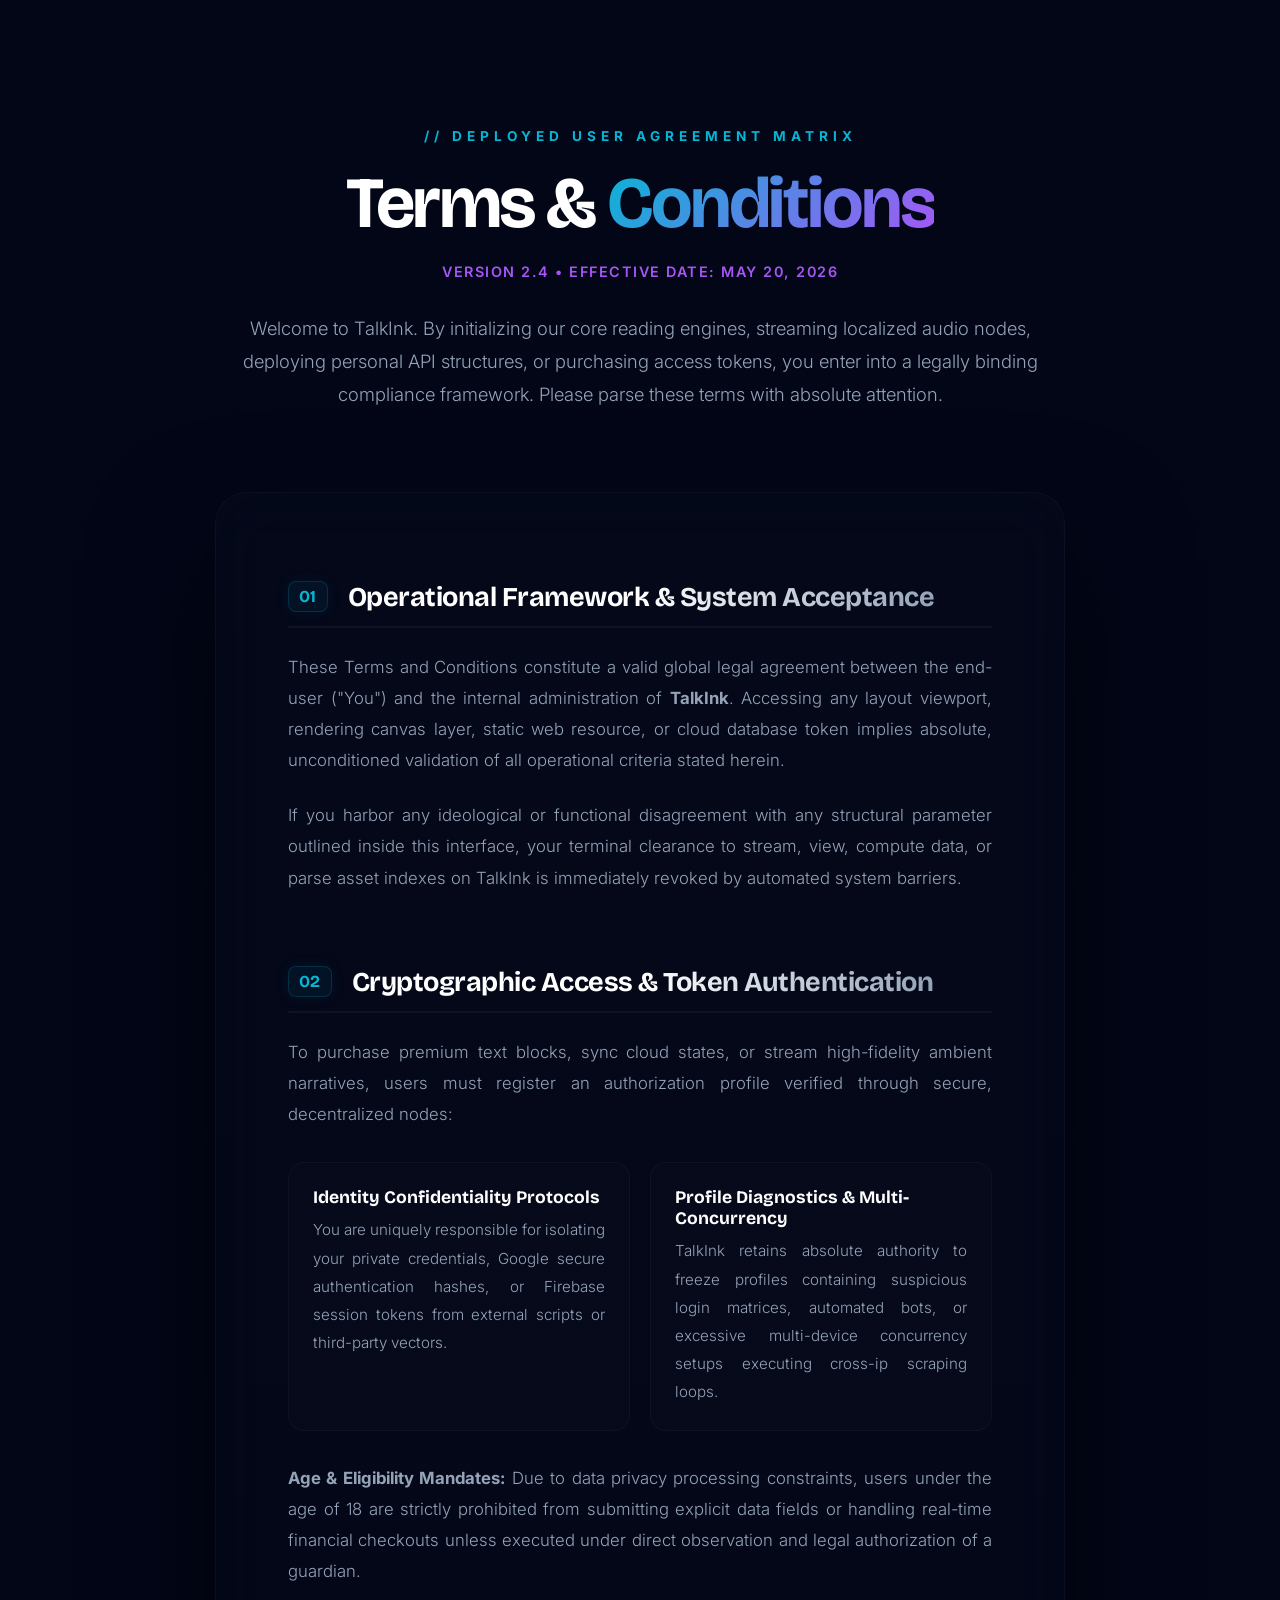
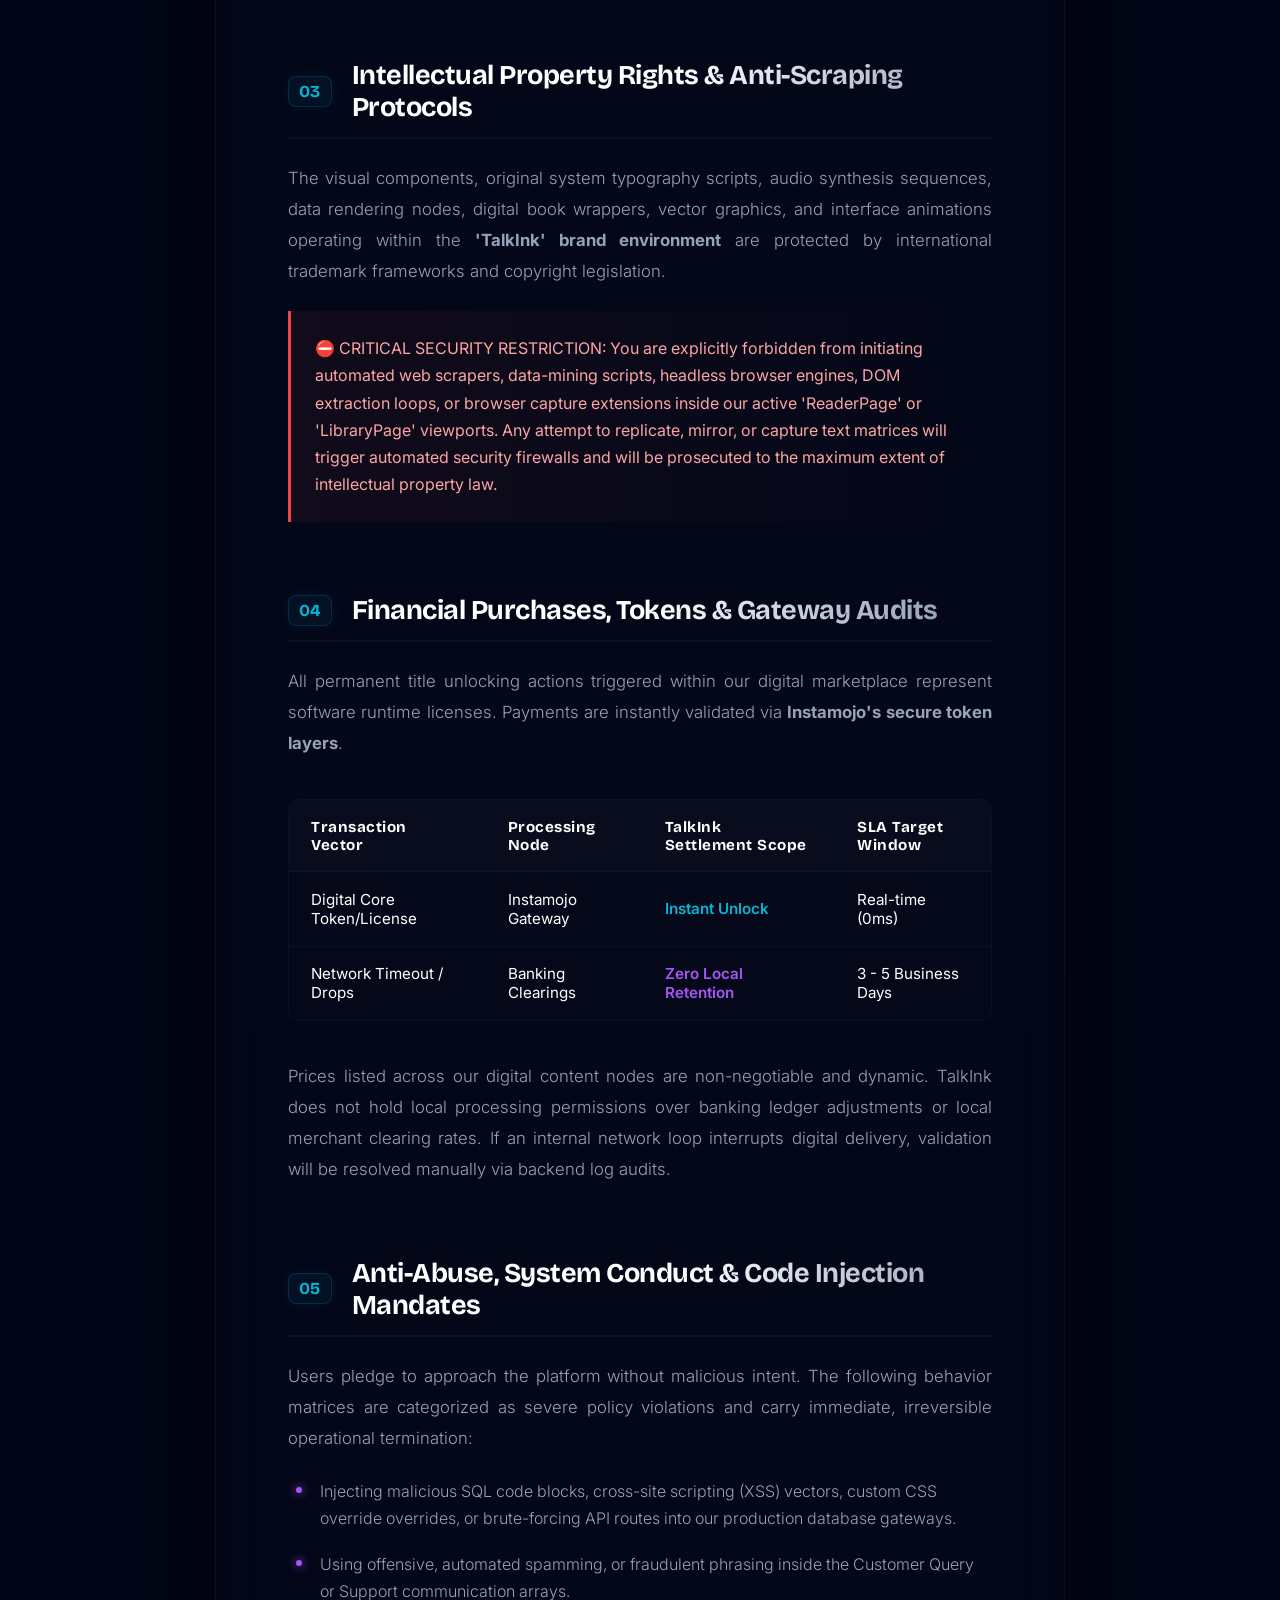
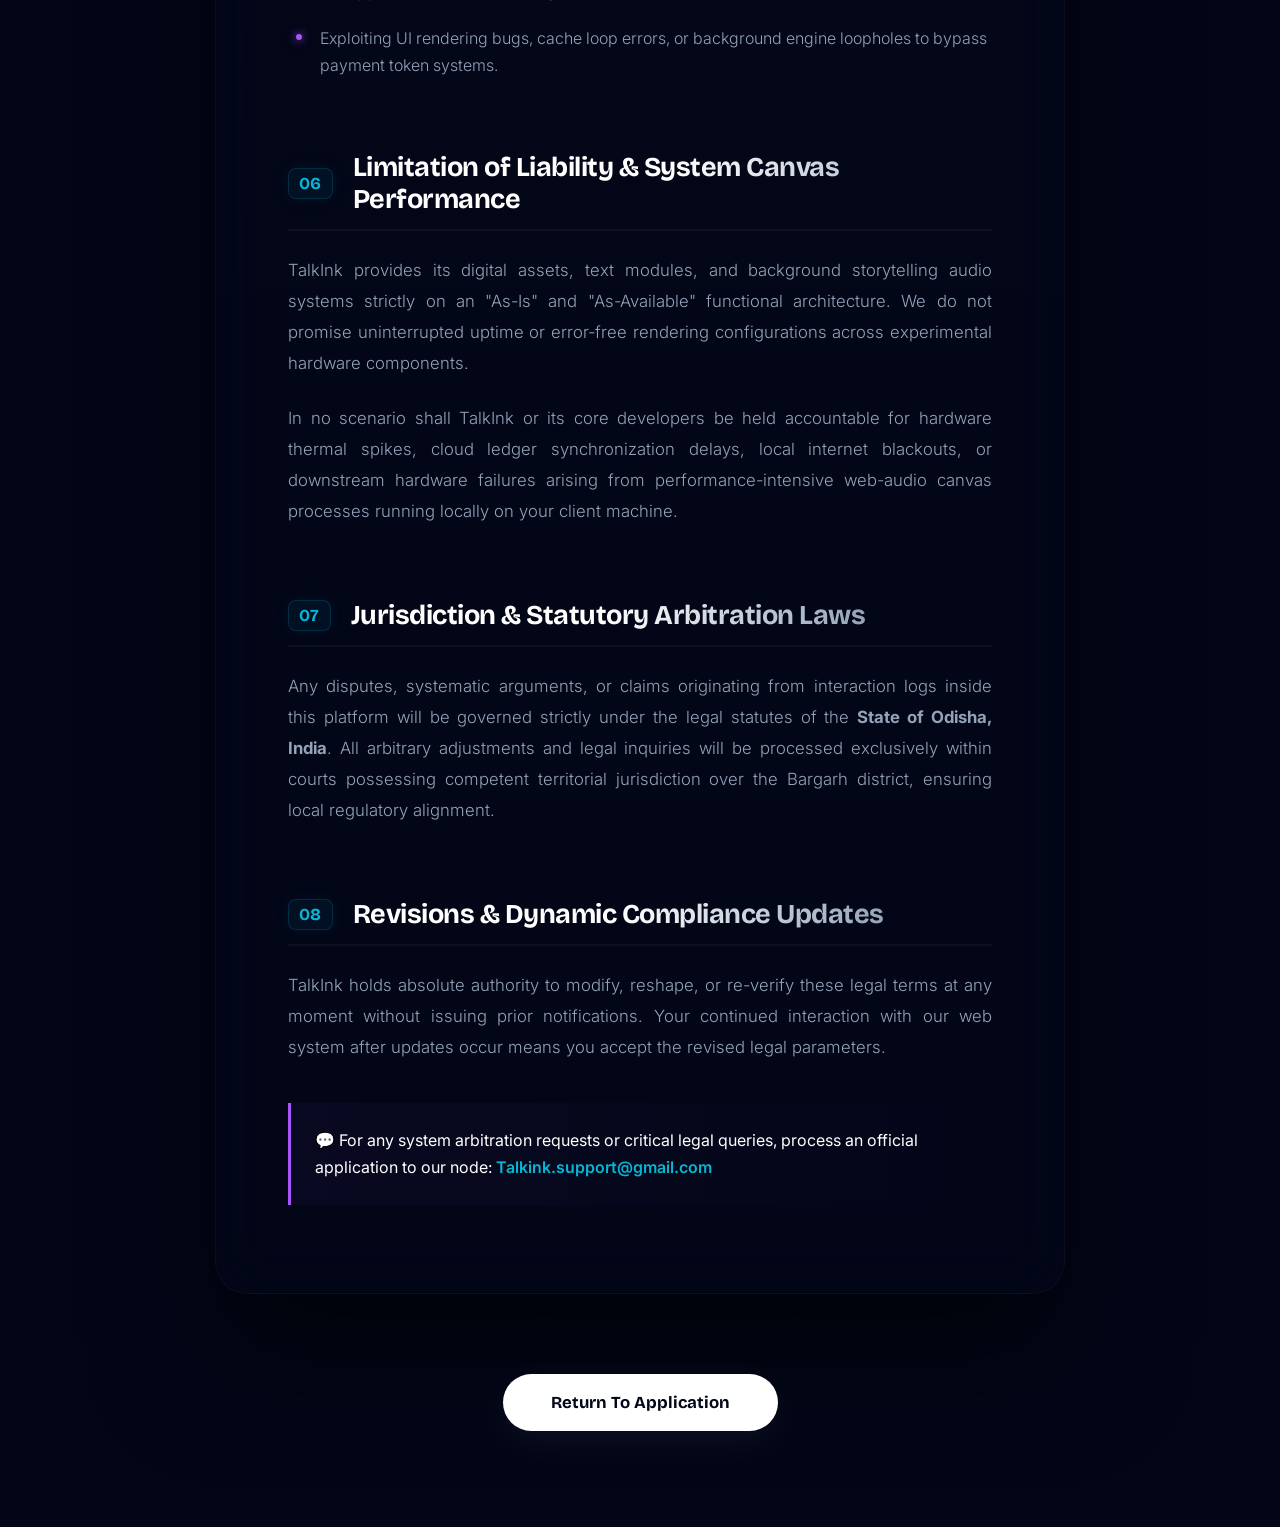
<file: terms.html>
<!DOCTYPE html>  
<html lang="en">  
<head>  
    <meta charset="UTF-8">  
    <meta name="viewport" content="width=device-width, initial-scale=1.0">  
    <title>Terms & Conditions | TalkInk</title>  
    <link rel="preconnect" href="https://fonts.googleapis.com">  
    <link rel="preconnect" href="https://fonts.gstatic.com" crossorigin>  
    <link href="https://fonts.googleapis.com/css2?family=Bricolage+Grotesque:opsz,wght@12..96,400;12..96,700&family=Inter:wght@300;400;600&display=swap" rel="stylesheet">  
    <link rel="stylesheet" href="./css/terms.css">  
    <link rel="manifest" href="manifest.json">
    <meta name="theme-color" content="#020617">  
    <meta name="apple-mobile-web-app-capable" content="yes">  
    <meta name="apple-mobile-web-app-status-bar-style" content="black-translucent">  
    <script>  
      if ('serviceWorker' in navigator) {  
        window.addEventListener('load', () => {  
          navigator.serviceWorker.register('sw.js')  
            .then(reg => console.log('🚀 TalkInk PWA Registered Successfully!', reg.scope))  
            .catch(err => console.log('PWA Registration Failed:', err));  
        });  
      }  
    </script>  



<script async src="https://pagead2.googlesyndication.com/pagead/js/adsbygoogle.js?client=ca-pub-6689215480309340"
     crossorigin="anonymous"></script>
</head>  
<body>  

<div class="terms-glow-bg">  
    <div class="purple-orb"></div>  
    <div class="cyan-orb"></div>  
</div>  

<main class="terms-viewport">  
      
    <header class="terms-header text-center">  
        <span class="terms-subtitle reveal">// DEPLOYED USER AGREEMENT MATRIX</span>  
        <h1 class="terms-title reveal">Terms & <span class="gradient-text">Conditions</span></h1>  
        <p class="terms-meta reveal">Version 2.4 • Effective Date: May 20, 2026</p>  
        <p class="terms-lead reveal">  
            Welcome to TalkInk. By initializing our core reading engines, streaming localized audio nodes, deploying personal API structures, or purchasing access tokens, you enter into a legally binding compliance framework. Please parse these terms with absolute attention.  
        </p>  
    </header>  

    <section class="terms-body">  
        <div class="terms-container">  
              
            <div class="terms-glass-card reveal">  
                  
                <div class="terms-clause terms-structured-node">  
                    <div class="terms-metadata-row">
                        <span class="terms-index-badge">01</span>
                        <h2 class="clause-heading">Operational Framework & System Acceptance</h2>  
                    </div>
                    <p class="clause-text">  
                        These Terms and Conditions constitute a valid global legal agreement between the end-user ("You") and the internal administration of <strong>TalkInk</strong>. Accessing any layout viewport, rendering canvas layer, static web resource, or cloud database token implies absolute, unconditioned validation of all operational criteria stated herein.  
                    </p>  
                    <p class="clause-text">  
                        If you harbor any ideological or functional disagreement with any structural parameter outlined inside this interface, your terminal clearance to stream, view, compute data, or parse asset indexes on TalkInk is immediately revoked by automated system barriers.  
                    </p>  
                </div>  

                <div class="terms-clause terms-structured-node">  
                    <div class="terms-metadata-row">
                        <span class="terms-index-badge">02</span>
                        <h2 class="clause-heading">Cryptographic Access & Token Authentication</h2>  
                    </div>
                    <p class="clause-text">  
                        To purchase premium text blocks, sync cloud states, or stream high-fidelity ambient narratives, users must register an authorization profile verified through secure, decentralized nodes:  
                    </p>  
                    <div class="terms-technical-grid">
                        <div class="terms-insight-box">
                            <strong>Identity Confidentiality Protocols</strong>
                            <p class="clause-text" style="font-size: 0.95rem; margin-top: 0.5rem;">You are uniquely responsible for isolating your private credentials, Google secure authentication hashes, or Firebase session tokens from external scripts or third-party vectors.</p>
                        </div>
                        <div class="terms-insight-box">
                            <strong>Profile Diagnostics & Multi-Concurrency</strong>
                            <p class="clause-text" style="font-size: 0.95rem; margin-top: 0.5rem;">TalkInk retains absolute authority to freeze profiles containing suspicious login matrices, automated bots, or excessive multi-device concurrency setups executing cross-ip scraping loops.</p>
                        </div>
                    </div>
                    <p class="clause-text">
                        <strong>Age & Eligibility Mandates:</strong> Due to data privacy processing constraints, users under the age of 18 are strictly prohibited from submitting explicit data fields or handling real-time financial checkouts unless executed under direct observation and legal authorization of a guardian.
                    </p>
                </div>  

                <div class="terms-clause terms-structured-node">  
                    <div class="terms-metadata-row">
                        <span class="terms-index-badge">03</span>
                        <h2 class="clause-heading">Intellectual Property Rights & Anti-Scraping Protocols</h2>  
                    </div>
                    <p class="clause-text">  
                        The visual components, original system typography scripts, audio synthesis sequences, data rendering nodes, digital book wrappers, vector graphics, and interface animations operating within the <strong>'TalkInk' brand environment</strong> are protected by international trademark frameworks and copyright legislation.  
                    </p>  
                    <div class="text-alert-warning">  
                        ⛔ CRITICAL SECURITY RESTRICTION: You are explicitly forbidden from initiating automated web scrapers, data-mining scripts, headless browser engines, DOM extraction loops, or browser capture extensions inside our active 'ReaderPage' or 'LibraryPage' viewports. Any attempt to replicate, mirror, or capture text matrices will trigger automated security firewalls and will be prosecuted to the maximum extent of intellectual property law.  
                    </div>  
                </div>  

                <div class="terms-clause terms-structured-node">  
                    <div class="terms-metadata-row">
                        <span class="terms-index-badge">04</span>
                        <h2 class="clause-heading">Financial Purchases, Tokens & Gateway Audits</h2>  
                    </div>
                    <p class="clause-text">  
                        All permanent title unlocking actions triggered within our digital marketplace represent software runtime licenses. Payments are instantly validated via <strong>Instamojo's secure token layers</strong>.  
                    </p>  
                    <div class="terms-matrix-box">
                        <table class="terms-data-table">
                            <thead>
                                <tr>
                                    <th>Transaction Vector</th>
                                    <th>Processing Node</th>
                                    <th>TalkInk Settlement Scope</th>
                                    <th>SLA Target Window</th>
                                </tr>
                            </thead>
                            <tbody>
                                <tr>
                                    <td>Digital Core Token/License</td>
                                    <td>Instamojo Gateway</td>
                                    <td><span class="terms-badge-active">Instant Unlock</span></td>
                                    <td>Real-time (0ms)</td>
                                </tr>
                                <tr>
                                    <td>Network Timeout / Drops</td>
                                    <td>Banking Clearings</td>
                                    <td><span class="terms-badge-restrict">Zero Local Retention</span></td>
                                    <td>3 - 5 Business Days</td>
                                </tr>
                            </tbody>
                        </table>
                    </div>
                    <p class="clause-text">  
                        Prices listed across our digital content nodes are non-negotiable and dynamic. TalkInk does not hold local processing permissions over banking ledger adjustments or local merchant clearing rates. If an internal network loop interrupts digital delivery, validation will be resolved manually via backend log audits.  
                    </p>  
                </div>  

                <div class="terms-clause terms-structured-node">  
                    <div class="terms-metadata-row">
                        <span class="terms-index-badge">05</span>
                        <h2 class="clause-heading">Anti-Abuse, System Conduct & Code Injection Mandates</h2>  
                    </div>
                    <p class="clause-text">  
                        Users pledge to approach the platform without malicious intent. The following behavior matrices are categorized as severe policy violations and carry immediate, irreversible operational termination:  
                    </p>  
                    <ul class="terms-bullet-list">  
                        <li>Injecting malicious SQL code blocks, cross-site scripting (XSS) vectors, custom CSS override overrides, or brute-forcing API routes into our production database gateways.</li>  
                        <li>Using offensive, automated spamming, or fraudulent phrasing inside the Customer Query or Support communication arrays.</li>  
                        <li>Exploiting UI rendering bugs, cache loop errors, or background engine loopholes to bypass payment token systems.</li>  
                    </ul>  
                </div>  

                <div class="terms-clause terms-structured-node">  
                    <div class="terms-metadata-row">
                        <span class="terms-index-badge">06</span>
                        <h2 class="clause-heading">Limitation of Liability & System Canvas Performance</h2>  
                    </div>
                    <p class="clause-text">  
                        TalkInk provides its digital assets, text modules, and background storytelling audio systems strictly on an "As-Is" and "As-Available" functional architecture. We do not promise uninterrupted uptime or error-free rendering configurations across experimental hardware components.  
                    </p>  
                    <p class="clause-text">  
                        In no scenario shall TalkInk or its core developers be held accountable for hardware thermal spikes, cloud ledger synchronization delays, local internet blackouts, or downstream hardware failures arising from performance-intensive web-audio canvas processes running locally on your client machine.  
                    </p>  
                </div>  

                <div class="terms-clause terms-structured-node">  
                    <div class="terms-metadata-row">
                        <span class="terms-index-badge">07</span>
                        <h2 class="clause-heading">Jurisdiction & Statutory Arbitration Laws</h2>  
                    </div>
                    <p class="clause-text">  
                        Any disputes, systematic arguments, or claims originating from interaction logs inside this platform will be governed strictly under the legal statutes of the <strong>State of Odisha, India</strong>. All arbitrary adjustments and legal inquiries will be processed exclusively within courts possessing competent territorial jurisdiction over the Bargarh district, ensuring local regulatory alignment.  
                    </p>  
                </div>  

                <div class="terms-clause terms-structured-node">  
                    <div class="terms-metadata-row">
                        <span class="terms-index-badge">08</span>
                        <h2 class="clause-heading">Revisions & Dynamic Compliance Updates</h2>  
                    </div>
                    <p class="clause-text">  
                        TalkInk holds absolute authority to modify, reshape, or re-verify these legal terms at any moment without issuing prior notifications. Your continued interaction with our web system after updates occur means you accept the revised legal parameters.  
                    </p>  
                    <div class="terms-contact-callout">  
                        💬 For any system arbitration requests or critical legal queries, process an official application to our node: <a href="mailto:Talkink.support@gmail.com" class="terms-link">Talkink.support@gmail.com</a>  
                    </div>  
                </div>  

            </div>  

            <div class="terms-action-wrapper text-center reveal">  
                <a href="index.html" class="btn-return">Return To Application</a>  
            </div>  

        </div>  
    </section>  

</main>  

<script>  
    document.addEventListener("DOMContentLoaded", () => {  
        const revealElements = document.querySelectorAll('.reveal');  
          
        if ('IntersectionObserver' in window) {  
            const observer = new IntersectionObserver((entries) => {  
                entries.forEach(entry => {  
                    if (entry.isIntersecting) {  
                        entry.target.classList.add('active');  
                        observer.unobserve(entry.target);  
                    }  
                });  
            }, { threshold: 0.1 });  

            revealElements.forEach(el => observer.observe(el));  
        } else {  
            revealElements.forEach(el => el.classList.add('active'));  
        }  
    });  
</script>




</body>  
</html>
</file>
<file: css/payments.css>
/* =========================================================================
   💳 TALKINK PAYMENTS & REFUNDS - UPGRADED PRODUCTION ENGINE
   ========================================================================= */

/* 🎨 1. CORE BRAND DESIGN TOKENS */
:root {
    --bg-color: #020617;        /* Signature Deep Navy Dark Node */
    --text-main: #ffffff;       /* Sharp Pure White Title Text */
    --text-muted: #94a3b8;      /* Premium Muted Slate Text */
    --accent-cyan: #06b6d4;     /* Neon Cyan Electric Spark */
    --accent-purple: #a855f7;   /* Cyberpunk Neon Purple */
    --accent-amber: #f59e0b;    /* Gold/Amber Warning Accent for Piracy Alert */
    --font-heading: 'Bricolage Grotesque', sans-serif;
    --font-body: 'Inter', sans-serif;
}

/* 🎯 2. GLOBAL RESET & TERMINAL BOUNDARY LOCK */
*, *::before, *::after {
    box-sizing: border-box;
    margin: 0;
    padding: 0;
}

html, body {
    width: 100%;
    max-width: 100%;
    overflow-x: hidden; /* Direct Horizontal Overflow Prevention */
    background-color: var(--bg-color);
    color: var(--text-main);
    font-family: var(--font-body);
    min-height: 100vh;
}

body {
    position: relative;
}

/* 🪐 3. HYPER-CINEMATIC BACKGROUND AMBIENCE ORBS */
.pay-glow-bg {
    position: fixed;
    top: 0;
    left: 0;
    width: 100vw;
    height: 100vh;
    z-index: -1;
    pointer-events: none;
    overflow: hidden;
    background: #020617;
}

.orb-cyan, .orb-purple {
    position: absolute;
    width: min(550px, 110vw);
    height: min(550px, 110vw);
    border-radius: 50%;
    filter: blur(150px);
    opacity: 0.08;
}

.orb-cyan {
    top: -10%;
    left: -5%;
    background: var(--accent-cyan);
}

.orb-purple {
    bottom: -10%;
    right: -5%;
    background: var(--accent-purple);
}

/* 💻 4. PAYMENTS VIEWPORT & CONTENT LAYOUT BOUNDARIES */
.pay-viewport {
    position: relative;
    width: 100%;
    padding: 8rem 1.5rem 6rem;
    display: flex;
    flex-direction: column;
    align-items: center;
    box-sizing: border-box;
}

.pay-container {
    max-width: 850px; /* Optimal reading layout for scanning heavy compliance details */
    width: 100%;
    margin: 0 auto;
    box-sizing: border-box;
}

/* 📝 5. TYPOGRAPHY HEADER ENGINE */
.pay-header {
    max-width: 800px;
    margin: 0 auto 5rem;
    text-align: center;
}

.pay-subtitle {
    display: block;
    font-family: var(--font-body);
    font-size: 0.85rem;
    font-weight: 700;
    color: var(--accent-purple);
    letter-spacing: 5px;
    margin-bottom: 1.25rem;
    text-transform: uppercase;
}

.pay-title {
    font-family: var(--font-heading);
    font-size: clamp(2.5rem, 6.5vw, 4.5rem);
    font-weight: 700;
    letter-spacing: -2.5px;
    line-height: 1.1;
    margin-bottom: 1.25rem;
    color: #ffffff;
}

.gradient-text {
    background: linear-gradient(135deg, var(--accent-cyan) 0%, var(--accent-purple) 100%);
    -webkit-background-clip: text;
    -webkit-text-fill-color: transparent;
}

.pay-meta {
    font-size: 0.9rem;
    color: var(--accent-cyan);
    font-family: var(--font-body);
    font-weight: 600;
    letter-spacing: 1.5px;
    margin-bottom: 2rem;
    text-transform: uppercase;
}

.pay-lead {
    font-size: 1.15rem;
    color: var(--text-muted);
    line-height: 1.8;
    font-weight: 300;
}

/* 🎴 6. THE CORE GLASSMORPHIC CONTRACT PANEL */
.pay-glass-card {
    background: linear-gradient(180deg, rgba(255, 255, 255, 0.012) 0%, rgba(255, 255, 255, 0.002) 100%);
    border: 1px solid rgba(255, 255, 255, 0.03);
    backdrop-filter: blur(30px);
    -webkit-backdrop-filter: blur(30px);
    border-radius: 32px;
    padding: 5.5rem 4.5rem;
    display: flex;
    flex-direction: column;
    gap: 4.5rem; /* Symmetric layout blocks gap */
    box-shadow: 0 60px 120px rgba(0, 0, 0, 0.6);
    box-sizing: border-box;
}

/* 🧬 7. HYPER-STRUCTURED SUBSYSTEMS (COMPLIANCE INJECTIONS) */
.pay-structured-node {
    display: flex;
    flex-direction: column;
    gap: 1.5rem;
    width: 100%;
    box-sizing: border-box;
}

.pay-metadata-row {
    display: flex;
    align-items: center;
    gap: 1.25rem;
    border-bottom: 2px solid rgba(255, 255, 255, 0.04);
    padding-bottom: 0.85rem;
    width: 100%;
    box-sizing: border-box;
}

.pay-index-badge {
    font-family: var(--font-heading);
    font-size: 1.05rem;
    font-weight: 700;
    color: var(--accent-purple);
    background: rgba(168, 85, 247, 0.06);
    border: 1px solid rgba(168, 85, 247, 0.18);
    padding: 0.25rem 0.65rem;
    border-radius: 8px;
    box-shadow: 0 0 15px rgba(168, 85, 247, 0.08);
    flex-shrink: 0;
}

.clause-title {
    font-family: var(--font-heading);
    font-size: 1.7rem;
    font-weight: 700;
    letter-spacing: -0.5px;
    color: #ffffff;
    margin: 0;
    background: linear-gradient(90deg, #ffffff 50%, var(--text-muted) 100%);
    -webkit-background-clip: text;
    -webkit-text-fill-color: transparent;
}

.clause-desc {
    font-size: 1.05rem;
    color: var(--text-muted);
    line-height: 1.85;
    font-weight: 300;
    text-align: justify;
}

/* 💻 FINANCIAL ASYNCHRONOUS MICRO-GRID */
.pay-technical-grid {
    display: grid;
    grid-template-columns: repeat(auto-fit, minmax(300px, 1fr));
    gap: 1.25rem;
    width: 100%;
    margin: 0.5rem 0;
    box-sizing: border-box;
}

.pay-insight-box {
    background: rgba(255, 255, 255, 0.01);
    border: 1px solid rgba(255, 255, 255, 0.03);
    border-radius: 16px;
    padding: 1.5rem;
    box-shadow: inset 0 0 30px rgba(255, 255, 255, 0.01);
    box-sizing: border-box;
}

.pay-insight-box strong {
    display: block;
    font-family: var(--font-heading);
    color: #ffffff;
    font-size: 1.1rem;
    margin-bottom: 0.5rem;
}

/* 📊 METRICS & SLA CONFORMANCE DATA TABLE */
.pay-matrix-box {
    width: 100%;
    margin: 1rem 0;
    border-radius: 12px;
    border: 1px solid rgba(255, 255, 255, 0.04);
    box-sizing: border-box;
    overflow: hidden;
}

.pay-data-table {
    width: 100%;
    border-collapse: collapse;
    background: rgba(255, 255, 255, 0.005);
}

.pay-data-table th, 
.pay-data-table td {
    padding: 1.1rem 1.4rem;
    text-align: left;
    font-size: 0.95rem;
    border-bottom: 1px solid rgba(255, 255, 255, 0.03);
}

.pay-data-table th {
    background: rgba(255, 255, 255, 0.015);
    font-family: var(--font-heading);
    font-weight: 700;
    color: #ffffff;
    letter-spacing: 0.5px;
}

.pay-data-table tbody tr:last-child td {
    border-bottom: none;
}

.pay-badge-active { color: var(--accent-cyan) !important; font-weight: 600; }
.pay-badge-restrict { color: var(--accent-warning) !important; font-weight: 600; }

/* 🚫 8. PREMIUM ANTI-PIRACY WARNING CALLOUT BOX */
.pay-alert-box {
    background: linear-gradient(90deg, rgba(245, 158, 11, 0.04) 0%, rgba(0, 0, 0, 0) 100%);
    border-left: 3px solid var(--accent-amber);
    padding: 1.5rem;
    border-radius: 0 20px 20px 0;
    color: #fde68a; 
    font-size: 1rem;
    line-height: 1.7;
    margin: 0.5rem 0;
    font-weight: 300;
    box-sizing: border-box;
}

.pay-alert-box strong {
    color: var(--accent-amber);
    font-weight: 700;
    letter-spacing: 0.5px;
    display: block;
    margin-bottom: 0.5rem;
}

/* 📋 9. MODERN TICK/DOT BULLET DESIGN FRAMEWORK */
.pay-bullet-list {
    list-style: none;
    padding-left: 0.25rem;
    display: flex;
    flex-direction: column;
    gap: 1.2rem;
}

.pay-bullet-list li {
    font-size: 1rem;
    color: var(--text-muted);
    line-height: 1.7;
    font-weight: 300;
    position: relative;
    padding-left: 1.75rem;
}

.pay-bullet-list li::before {
    content: '';
    position: absolute;
    left: 4px;
    top: 9px;
    width: 6px;
    height: 6px;
    background: var(--accent-cyan);
    box-shadow: 0 0 10px var(--accent-cyan);
    border-radius: 2px;
}

.pay-bullet-list li strong {
    color: #ffffff;
    font-weight: 600;
}

/* 📩 10. CORE RESOLUTION DESK CALLOUT MATRIX */
.pay-contact-callout {
    background: linear-gradient(90deg, rgba(6, 182, 212, 0.04) 0%, rgba(0, 0, 0, 0) 100%);
    border-left: 3px solid var(--accent-cyan);
    padding: 1.5rem;
    border-radius: 0 20px 20px 0;
    font-weight: 400;
    color: #ffffff;
    line-height: 1.7;
    margin-top: 1rem;
    box-sizing: border-box;
}

.pay-inline-link {
    color: var(--accent-purple);
    text-decoration: none;
    font-weight: 600;
    transition: all 0.3s ease;
    display: inline-block;
}

.pay-inline-link:hover {
    color: #ffffff;
    text-shadow: 0 0 10px var(--accent-purple);
    transform: translateY(-1px);
}

/* 🔘 11. PREMIUM RETURN NAVIGATION BUTTON */
.pay-action-row {
    margin-top: 5rem;
    display: flex;
    justify-content: center;
}

.btn-dashboard {
    display: inline-block;
    padding: 1.1rem 3rem;
    background: #ffffff;
    color: #020617;
    text-decoration: none;
    font-family: var(--font-heading);
    font-size: 1.05rem;
    font-weight: 700;
    border-radius: 100px;
    box-shadow: 0 10px 40px rgba(255, 255, 255, 0.05);
    transition: all 0.4s cubic-bezier(0.175, 0.885, 0.32, 1.275);
}

.btn-dashboard:hover {
    transform: translateY(-5px);
    background: linear-gradient(45deg, var(--accent-cyan), var(--accent-purple));
    color: #ffffff;
    box-shadow: 0 15px 35px rgba(6, 182, 212, 0.25);
}

/* 🎬 12. SCROLL REVEAL OPTIMIZATION INTERFACES */
.reveal {
    opacity: 1;
    transform: translateY(35px);
    transition: opacity 0.8s cubic-bezier(0.215, 0.61, 0.355, 1), transform 0.8s cubic-bezier(0.215, 0.61, 0.355, 1);
}

.reveal.active {
    opacity: 1;
    transform: translateY(0);
}

.text-center {
    text-align: center;
}

/* =========================================================================
   📱 13. 100% BULLETPROOF MOBILE ENGINE (MAX-WIDTH: 768px)
   ========================================================================= */
@media (max-width: 768px) {
    
    /* Layout Enforcer - Resets all parents layout to stop text pushing frames out */
    html, body {
        width: 100% !important;
        max-width: 100% !important;
        overflow-x: hidden !important;
        margin: 0 !important;
        padding: 0 !important;
    }

    .pay-viewport {
        padding: 6rem 0.5rem 4rem !important; /* Minimal gutters prevent squeezing */
        display: block !important; /* Suspends block constraints */
        box-sizing: border-box !important;
    }

    .pay-container {
        width: 100% !important;
        max-width: 100% !important;
        padding: 0 !important;
    }

    /* Core Panel Mobile Compression Safeguard */
    .pay-glass-card {
        width: 100% !important;
        max-width: 100% !important;
        padding: 3rem 1.25rem !important; /* Perfect fluid boundary spacing */
        border-radius: 20px !important;
        gap: 3rem !important;
    }

    /* Node & Badges Structuring Alignment */
    .pay-structured-node {
        gap: 1.25rem !important;
    }

    .pay-metadata-row {
        gap: 0.75rem !important;
    }

    .pay-index-badge {
        padding: 0.15rem 0.5rem !important;
        font-size: 0.95rem !important;
    }

    .pay-title {
        font-size: 2.5rem !important;
    }

    .clause-title {
        font-size: 1.35rem !important;
    }

    /* Collapse multi-column grid items to standard list */
    .pay-technical-grid {
        grid-template-columns: 1fr !important;
        gap: 1rem !important;
    }

    .pay-insight-box {
        padding: 1.25rem !important;
    }

    /* 🚨 Table Swiping Containment Layer (Prevents Horizontal Page Stretching) 🚨 */
    .pay-matrix-box {
        overflow-x: auto !important;
        overflow-y: hidden !important;
        -webkit-overflow-scrolling: touch !important;
        border: 1px solid rgba(255, 255, 255, 0.05) !important;
    }

    .pay-data-table {
        min-width: 520px !important; /* Retains crisp layout width during swipe loops */
        width: auto !important;
    }

    .pay-data-table th, 
    .pay-data-table td {
        padding: 0.75rem 0.85rem !important;
        font-size: 0.82rem !important;
        white-space: normal !important;
        word-break: break-word !important;
    }

    .clause-desc, 
    .pay-bullet-list li {
        font-size: 0.95rem !important;
        line-height: 1.65 !important;
        text-align: left !important; /* Text justification dropped to left alignment on high-density displays */
    }

    .pay-alert-box,
    .pay-contact-callout {
        padding: 1.25rem 1rem !important;
        border-radius: 12px !important;
    }

    .btn-dashboard {
        width: 100% !important;
        max-width: 280px !important;
        padding: 1rem 1.5rem !important;
    }
}



















/* --- HYPER-MOTION APP-DOCK FOOTER CORE CORE --- */
.ti-core-footer {
    --f-navy: #020617;
    --f-accent: #6366f1;
    --f-glow: #a855f7;
    --f-white: #f8fafc;
    --f-border: rgba(255, 255, 255, 0.04);
    --f-surface: #070b19;
    
    background: linear-gradient(180deg, var(--f-navy) 0%, var(--f-surface) 100%);
    border-top: 1px solid var(--f-border);
    padding: 60px 0 20px 0;
    position: relative;
    width: 100%;
    box-sizing: border-box;
    overflow: hidden;
}

/* Moving Laser Top Border Effect */
.footer-laser-line {
    position: absolute;
    top: -1px; left: 0; width: 100%; height: 1px;
    background: linear-gradient(90deg, transparent, var(--f-accent), var(--f-glow), transparent);
    background-size: 200% auto;
    animation: footerLaserShift 6s linear infinite;
}
@keyframes footerLaserShift { 0% { background-position: 0% center; } 100% { background-position: 200% center; } }

/* Structure Layout Wrapper */
.footer-container {
    max-width: 1200px;
    margin: 0 auto;
    padding: 0 5%;
    display: grid;
    grid-template-columns: 1.5fr 1fr 1fr;
    gap: 40px;
}

/* Brand Branding Typography Frame */
.footer-brand-section .footer-logo {
    font-family: 'Syncopate', sans-serif;
    font-size: 1.5rem;
    font-weight: 900;
    color: var(--f-white);
    letter-spacing: 2px;
    margin-bottom: 16px;
}
.footer-brand-section .footer-logo .logo-dot {
    color: var(--f-accent);
}
.footer-tagline {
    color: #64748b;
    font-size: 0.9rem;
    line-height: 1.6;
    max-width: 320px;
    margin-bottom: 24px;
}

/* Micro-Animated App Style Links */
.footer-heading {
    font-family: 'Syncopate', sans-serif;
    font-size: 0.8rem;
    text-transform: uppercase;
    color: #475569;
    letter-spacing: 1px;
    margin-bottom: 20px;
    font-weight: 800;
}
.links-grid {
    display: flex;
    flex-direction: column;
    gap: 12px;
}
.app-link-node {
    display: flex;
    align-items: center;
    gap: 12px;
    color: #94a3b8;
    text-decoration: none;
    font-size: 0.9rem;
    font-weight: 500;
    padding: 8px 12px;
    border-radius: 10px;
    background: rgba(255, 255, 255, 0.01);
    border: 1px solid transparent;
    transition: all 0.3s cubic-bezier(0.16, 1, 0.3, 1);
}
.app-link-node .link-icon {
    color: #475569;
    font-size: 1rem;
    transition: transform 0.3s cubic-bezier(0.34, 1.56, 0.64, 1), color 0.3s;
}
.app-link-node:hover {
    background: rgba(99, 102, 241, 0.06);
    color: var(--f-white);
    border-color: rgba(99, 102, 241, 0.15);
    transform: translateX(4px);
}
.app-link-node:hover .link-icon {
    color: var(--f-accent);
    transform: scale(1.2) rotate(-5deg);
}

/* Futuristic Social Grid Controller Nodes */
.footer-social-grid {
    display: flex;
    gap: 12px;
}
.social-node {
    width: 42px; height: 42px;
    border-radius: 12px;
    background: rgba(255, 255, 255, 0.02);
    border: 1px solid var(--f-border);
    color: #94a3b8;
    display: flex; align-items: center; justify-content: center;
    font-size: 1.1rem;
    text-decoration: none;
    transition: all 0.3s cubic-bezier(0.16, 1, 0.3, 1);
}
.social-node:hover {
    background: rgba(99, 102, 241, 0.1);
    border-color: rgba(99, 102, 241, 0.4);
    color: #fff;
    transform: translateY(-3px);
    box-shadow: 0 0 15px rgba(99, 102, 241, 0.2);
}

/* Bottom Copyright Bar */
.footer-meta-bar {
    max-width: 1200px; margin: 40px auto 0 auto;
    padding: 20px 5% 0 5%;
    border-top: 1px solid rgba(255, 255, 255, 0.02);
    display: flex; justify-content: space-between;
    color: #334155; font-size: 0.8rem; font-weight: 500;
}

/* ========================================================================= */
/* 📱 ULTRA-PWA ADAPTIVE MOBILE BREAKPOINT MAPPING                           */
/* ========================================================================= */
@media (max-width: 768px) {
    /* Pure App Bottom Nav Bar transformation setup */
    .ti-core-footer {
        padding: 30px 0 90px 0; /* Extra space at bottom so app content doesn't get cut by screen */
    }
    .footer-container {
        grid-template-columns: 1fr;
        gap: 30px;
        text-align: center;
    }
    .footer-brand-section .footer-tagline {
        margin: 12px auto 20px auto;
    }
    .footer-social-grid {
        justify-content: center;
    }
    .links-grid {
        align-items: center;
    }
    .app-link-node {
        width: 80%;
        justify-content: center;
    }
    .footer-meta-bar {
        text-align: center;
        justify-content: center;
    }
}
</file>
<file: css/privacy.css>
/* =========================================================================
   🌌 TALKINK PRIVACY POLICY - ULTRA-WIDE COMPACT CORE STYLESHEET
   ========================================================================= */

/* 🎨 1. CORE DESIGN TOKENS */
:root {
    --bg-color: #020617;        
    --text-main: #ffffff;       
    --text-muted: #94a3b8;      
    --accent-cyan: #06b6d4;     
    --accent-purple: #a855f7;   
    --font-heading: 'Bricolage Grotesque', sans-serif;
    --font-body: 'Inter', sans-serif;
}

/* 🎯 2. GLOBAL RESET (NO UNNECESSARY MARGINS) */
*, *::before, *::after {
    box-sizing: border-box;
    margin: 0;
    padding: 0;
}

html {
    scroll-behavior: smooth;
    text-rendering: optimizeLegibility;
    -webkit-font-smoothing: antialiased;
}

body {
    background-color: var(--bg-color);
    color: var(--text-main);
    font-family: var(--font-body);
    min-height: 100vh;
    overflow-x: hidden;
    position: relative;
    line-height: 1.4;
}

/* 🪐 3. FIXED BACKDROP GLOW */
.glow-bg {
    position: fixed;
    top: 0;
    left: 0;
    width: 100vw;
    height: 100vh;
    z-index: -1;
    pointer-events: none;
    overflow: hidden;
    background: #020617;
}

.blob {
    position: absolute;
    width: min(500px, 100vw);
    height: min(500px, 100vw);
    border-radius: 50%;
    filter: blur(140px);
    opacity: 0.12;
}

.blob-1 { top: -10%; left: -10%; background: var(--accent-cyan); }
.blob-2 { bottom: -10%; right: -10%; background: var(--accent-purple); }

/* 💻 4. FULL-SCREEN VIEWPORT PORT MATRIX (OPTIMIZED SPACINGS) */
.policy-viewport {
    position: relative;
    width: 100%;
    padding: 2rem 1rem; /* Badi padding bilkul khatam */
    display: flex;
    flex-direction: column;
    align-items: center;
}

.policy-container {
    width: 95%; /* 900px se hata kar full-screen stretch kiya */
    max-width: 1400px; 
    margin: 0 auto;
}

/* 📝 5. COMPACT HEADER SECTION */
.policy-header-section {
    width: 100%;
    margin-bottom: 2rem; /* Margin tight kar di */
    text-align: center;
}

.policy-tag {
    display: inline-block;
    font-size: 0.75rem;
    font-weight: 600;
    color: var(--accent-purple);
    letter-spacing: 3px;
    margin-bottom: 0.5rem;
    text-transform: uppercase;
}

.policy-main-title {
    font-family: var(--font-heading);
    font-size: clamp(2rem, 5vw, 3.5rem);
    font-weight: 700;
    letter-spacing: -1px;
    margin-bottom: 0.5rem;
    color: #ffffff;
}

.gradient-text {
    background: linear-gradient(135deg, var(--accent-cyan) 0%, var(--accent-purple) 100%);
    -webkit-background-clip: text;
    -webkit-text-fill-color: transparent;
}

.policy-meta-text {
    font-size: 0.8rem;
    color: var(--accent-cyan);
    font-weight: 600;
    margin-bottom: 1rem;
}

.policy-lead-text {
    font-size: 1.05rem;
    color: var(--text-muted);
    max-width: 1100px;
    margin: 0 auto;
}

/* 🎴 6. FULL ULTRA-WIDE GLASS PANEL */
.policy-glass-card {
    background: linear-gradient(180deg, rgba(255, 255, 255, 0.02) 0%, rgba(255, 255, 255, 0.003) 100%);
    border: 1px solid rgba(255, 255, 255, 0.04);
    backdrop-filter: blur(20px);
    -webkit-backdrop-filter: blur(20px);
    border-radius: 20px;
    padding: 2.5rem; /* Padding drastically reduced for maximum screen usage */
    display: flex;
    flex-direction: column;
    gap: 2.5rem; 
    box-shadow: 0 40px 80px -20px rgba(0, 0, 0, 0.6);
}

/* Structural Interface Blocks */
.policy-block {
    position: relative;
    width: 100%;
}

.policy-section-title {
    font-family: var(--font-heading);
    font-size: 1.4rem;
    font-weight: 700;
    color: #ffffff;
    margin-bottom: 0.75rem;
    border-bottom: 1px solid rgba(255, 255, 255, 0.05);
    padding-bottom: 0.5rem;
}

.policy-text {
    font-size: 1rem;
    color: var(--text-muted);
    line-height: 1.6;
    margin-bottom: 0.5rem;
    text-align: left;
}

.policy-text strong {
    color: #ffffff;
    font-weight: 600;
}

/* 📋 7. COMPACT LIST ENGINE */
.policy-list {
    list-style: none;
    display: flex;
    flex-direction: column;
    gap: 0.8rem;
    margin-top: 1rem;
}

.policy-list li {
    font-size: 0.95rem;
    color: var(--text-muted);
    line-height: 1.5;
    position: relative;
    padding-left: 1.5rem;
}

.policy-list li::before {
    content: '';
    position: absolute;
    left: 4px;
    top: 8px;
    width: 5px;
    height: 5px;
    background: var(--accent-cyan);
    box-shadow: 0 0 8px 1px var(--accent-cyan);
    border-radius: 1px;
}

.policy-list li strong {
    color: #ffffff;
    font-weight: 600;
}

/* 📩 8. COMPLIANCE INFORMATION STRIP */
.text-highlight-cyan {
    background: rgba(6, 182, 212, 0.03);
    border-left: 3px solid var(--accent-cyan);
    padding: 1rem;
    border-radius: 0 12px 12px 0;
    font-weight: 400;
    color: #ffffff;
    margin-top: 1rem;
}

.policy-inline-link {
    color: var(--accent-cyan);
    text-decoration: none;
    font-weight: 600;
}

.policy-inline-link:hover {
    color: var(--accent-purple);
}

/* 🔘 9. COMPACT ACTION CONTROL ROW */
.policy-action-row {
    margin-top: 2rem;
    display: flex;
    justify-content: center;
}

.btn-primary {
    display: inline-block;
    padding: 0.8rem 2.5rem;
    background: #ffffff;
    color: #020617;
    text-decoration: none;
    font-family: var(--font-heading);
    font-size: 1rem;
    font-weight: 700;
    border-radius: 50px;
    transition: all 0.3s ease;
}

.btn-primary:hover {
    transform: translateY(-2px);
    background: linear-gradient(135deg, var(--accent-cyan), var(--accent-purple));
    color: #ffffff;
    box-shadow: 0 10px 20px rgba(6, 182, 212, 0.2);
}

/* 🎬 10. FORCE-VISIBLE TIMELINE ENGINE (ZERO BLANK DELAYS) */
.reveal {
    opacity: 1 !important;
    transform: translateY(0) !important;
    transition: none !important;
}

.text-center {
    text-align: center;
}

/* =========================================================================
   📱 11. CLEAN RESPONSIVE SCALING MODULES
   ========================================================================= */
@media (max-width: 768px) {
    .policy-viewport {
        padding: 1.5rem 0.5rem;
    }

    .policy-glass-card {
        padding: 1.5rem;
        border-radius: 12px;
        gap: 2rem;
    }

    .policy-main-title {
        font-size: 2rem;
    }

    .policy-section-title {
        font-size: 1.2rem;
    }
}















/* =========================================================================
   🧬 SCOPED REINFORCEMENTS - CLAUSE 1 HYPER-STRUCTURED ENGINE
   ========================================================================= */

/* 1. SECTION BOUNDARY & METADATA GRID */
.structured-clause-node {
    display: flex;
    flex-direction: column;
    gap: 1.5rem;
    width: 100%;
    box-sizing: border-box;
}

.clause-metadata-row {
    display: flex;
    align-items: center;
    gap: 1rem;
    border-bottom: 2px solid rgba(255, 255, 255, 0.05);
    padding-bottom: 0.75rem;
    width: 100%;
    box-sizing: border-box;
}

.clause-index-badge {
    font-family: var(--font-heading);
    font-size: 1.1rem;
    font-weight: 700;
    color: var(--accent-cyan);
    background: rgba(6, 182, 212, 0.08);
    border: 1px solid rgba(6, 182, 212, 0.2);
    padding: 0.2rem 0.6rem;
    border-radius: 6px;
    box-shadow: 0 0 15px rgba(6, 182, 212, 0.1);
    flex-shrink: 0;
}

.elite-lead-paragraph {
    font-size: 1.12rem !important;
    line-height: 1.7 !important;
    color: #cbd5e1 !important;
}

/* 2. TECHNICAL INSIGHTS GRID MATRIX (PC BEST-FIT) */
.technical-insights-grid {
    display: grid;
    grid-template-columns: repeat(auto-fit, minmax(300px, 1fr));
    gap: 1.5rem;
    width: 100%;
    margin: 1rem 0;
    box-sizing: border-box;
}

.insight-item-box {
    background: rgba(255, 255, 255, 0.01);
    border: 1px solid rgba(255, 255, 255, 0.03);
    border-radius: 12px;
    padding: 1.5rem;
    box-shadow: inset 0 0 20px rgba(255, 255, 255, 0.01);
    transition: transform 0.3s ease, border-color 0.3s ease;
    box-sizing: border-box;
}

.insight-item-box:hover {
    border-color: rgba(6, 182, 212, 0.15);
    transform: translateY(-2px);
}

.insight-metric-label {
    display: block;
    font-family: var(--font-heading);
    font-size: 1.1rem;
    font-weight: 700;
    color: #ffffff;
    margin-bottom: 0.5rem;
    position: relative;
    padding-left: 0.75rem;
}

.insight-metric-label::before {
    content: '';
    position: absolute;
    left: 0;
    top: 50%;
    transform: translateY(-50%);
    width: 3px;
    height: 12px;
    background: var(--accent-purple);
    border-radius: 2px;
}

.insight-text-content {
    font-size: 0.95rem;
    color: var(--text-muted);
    line-height: 1.5;
}

/* 3. POLICY FIGURE MATRIX (HIGH-END DATA TABLE) */
.policy-figure-matrix-box {
    width: 100%;
    margin: 1.5rem 0;
    box-sizing: border-box;
}

.figure-caption-tag {
    display: block;
    font-size: 0.75rem;
    font-weight: 600;
    color: var(--accent-purple);
    letter-spacing: 2px;
    margin-bottom: 0.75rem;
}

.policy-metric-table {
    width: 100%;
    border-collapse: collapse;
    background: rgba(255, 255, 255, 0.01);
    border: 1px solid rgba(255, 255, 255, 0.03);
    border-radius: 12px;
    overflow: hidden;
}

.policy-metric-table th, 
.policy-metric-table td {
    padding: 1rem 1.25rem;
    text-align: left;
    font-size: 0.95rem;
    border-bottom: 1px solid rgba(255, 255, 255, 0.03);
}

.policy-metric-table th {
    background: rgba(255, 255, 255, 0.02);
    font-family: var(--font-heading);
    font-weight: 700;
    color: #ffffff;
    letter-spacing: 0.5px;
}

.policy-metric-table tbody tr:last-child td {
    border-bottom: none;
}

.status-badge-local { color: var(--accent-cyan) !important; font-weight: 600; }
.status-badge-cloud { color: var(--accent-purple) !important; font-weight: 600; }

.clause-summary-strip {
    font-size: 0.95rem !important;
    line-height: 1.5 !important;
    margin-top: 1rem;
}

/* =========================================================================
   📱 100% BULLETPROOF MOBILE ENGINE (MAX-WIDTH: 768px)
   ========================================================================= */
@media (max-width: 768px) {
    
    /* Strict Layout Lock - Content ko screen frame me baandhne ke liye */
    html, body {
        width: 100% !important;
        max-width: 100% !important;
        overflow-x: hidden !important; /* Global horizontal scroll destroy */
        margin: 0 !important;
        padding: 0 !important;
    }

    /* Outer Wrapper Reset */
    .policy-viewport {
        width: 100% !important;
        max-width: 100% !important;
        padding: 1rem 0.5rem !important; /* Micro gutters */
        box-sizing: border-box !important;
        display: block !important; /* Flexbox breakout fix */
    }

    .policy-container {
        width: 100% !important;
        max-width: 100% !important;
        margin: 0 auto !important;
        padding: 0 !important;
        box-sizing: border-box !important;
    }

    /* Main Card Protection */
    .policy-glass-card {
        width: 100% !important;
        max-width: 100% !important;
        padding: 1.25rem 0.85rem !important; /* Squeezed padding so content gets space */
        box-sizing: border-box !important;
        gap: 1.75rem !important;
        border-radius: 12px !important;
    }

    /* Clause Structuring elements */
    .structured-clause-node {
        width: 100% !important;
        box-sizing: border-box !important;
    }

    .clause-metadata-row {
        gap: 0.5rem !important;
    }

    /* Technical Insight Cards Crash Protection */
    .technical-insights-grid {
        grid-template-columns: 1fr !important; /* Strictly vertical stacking */
        gap: 0.75rem !important;
        width: 100% !important;
    }

    .insight-item-box {
        padding: 1rem !important;
        width: 100% !important;
        box-sizing: border-box !important;
    }

    /* 🚨 Table Horizontal Ghost Scroll Fix 🚨 */
    .policy-figure-matrix-box {
        width: 100% !important;
        max-width: 100% !important;
        margin: 1rem 0 !important;
        overflow-x: auto !important; /* Swipe internal table only, not screen */
        overflow-y: hidden !important;
        -webkit-overflow-scrolling: touch !important;
        border-radius: 8px !important;
        border: 1px solid rgba(255, 255, 255, 0.05) !important;
        box-sizing: border-box !important;
    }

    .policy-metric-table {
        width: auto !important;
        min-width: 520px !important; /* Safely render content inside layout matrix */
    }

    .policy-metric-table th, 
    .policy-metric-table td {
        padding: 0.6rem 0.5rem !important;
        font-size: 0.78rem !important;
        white-space: normal !important; /* Direct line breaks wrapping text */
        word-break: break-word !important;
    }

    /* Typography Responsive Standardisation */
    .policy-main-title {
        font-size: 1.75rem !important;
    }

    .policy-lead-text, .policy-text {
        font-size: 0.9rem !important;
        line-height: 1.45 !important;
        word-wrap: break-word;
    }
}


















/* --- HYPER-MOTION APP-DOCK FOOTER CORE CORE --- */
.ti-core-footer {
    --f-navy: #020617;
    --f-accent: #6366f1;
    --f-glow: #a855f7;
    --f-white: #f8fafc;
    --f-border: rgba(255, 255, 255, 0.04);
    --f-surface: #070b19;
    
    background: linear-gradient(180deg, var(--f-navy) 0%, var(--f-surface) 100%);
    border-top: 1px solid var(--f-border);
    padding: 60px 0 20px 0;
    position: relative;
    width: 100%;
    box-sizing: border-box;
    overflow: hidden;
}

/* Moving Laser Top Border Effect */
.footer-laser-line {
    position: absolute;
    top: -1px; left: 0; width: 100%; height: 1px;
    background: linear-gradient(90deg, transparent, var(--f-accent), var(--f-glow), transparent);
    background-size: 200% auto;
    animation: footerLaserShift 6s linear infinite;
}
@keyframes footerLaserShift { 0% { background-position: 0% center; } 100% { background-position: 200% center; } }

/* Structure Layout Wrapper */
.footer-container {
    max-width: 1200px;
    margin: 0 auto;
    padding: 0 5%;
    display: grid;
    grid-template-columns: 1.5fr 1fr 1fr;
    gap: 40px;
}

/* Brand Branding Typography Frame */
.footer-brand-section .footer-logo {
    font-family: 'Syncopate', sans-serif;
    font-size: 1.5rem;
    font-weight: 900;
    color: var(--f-white);
    letter-spacing: 2px;
    margin-bottom: 16px;
}
.footer-brand-section .footer-logo .logo-dot {
    color: var(--f-accent);
}
.footer-tagline {
    color: #64748b;
    font-size: 0.9rem;
    line-height: 1.6;
    max-width: 320px;
    margin-bottom: 24px;
}

/* Micro-Animated App Style Links */
.footer-heading {
    font-family: 'Syncopate', sans-serif;
    font-size: 0.8rem;
    text-transform: uppercase;
    color: #475569;
    letter-spacing: 1px;
    margin-bottom: 20px;
    font-weight: 800;
}
.links-grid {
    display: flex;
    flex-direction: column;
    gap: 12px;
}
.app-link-node {
    display: flex;
    align-items: center;
    gap: 12px;
    color: #94a3b8;
    text-decoration: none;
    font-size: 0.9rem;
    font-weight: 500;
    padding: 8px 12px;
    border-radius: 10px;
    background: rgba(255, 255, 255, 0.01);
    border: 1px solid transparent;
    transition: all 0.3s cubic-bezier(0.16, 1, 0.3, 1);
}
.app-link-node .link-icon {
    color: #475569;
    font-size: 1rem;
    transition: transform 0.3s cubic-bezier(0.34, 1.56, 0.64, 1), color 0.3s;
}
.app-link-node:hover {
    background: rgba(99, 102, 241, 0.06);
    color: var(--f-white);
    border-color: rgba(99, 102, 241, 0.15);
    transform: translateX(4px);
}
.app-link-node:hover .link-icon {
    color: var(--f-accent);
    transform: scale(1.2) rotate(-5deg);
}

/* Futuristic Social Grid Controller Nodes */
.footer-social-grid {
    display: flex;
    gap: 12px;
}
.social-node {
    width: 42px; height: 42px;
    border-radius: 12px;
    background: rgba(255, 255, 255, 0.02);
    border: 1px solid var(--f-border);
    color: #94a3b8;
    display: flex; align-items: center; justify-content: center;
    font-size: 1.1rem;
    text-decoration: none;
    transition: all 0.3s cubic-bezier(0.16, 1, 0.3, 1);
}
.social-node:hover {
    background: rgba(99, 102, 241, 0.1);
    border-color: rgba(99, 102, 241, 0.4);
    color: #fff;
    transform: translateY(-3px);
    box-shadow: 0 0 15px rgba(99, 102, 241, 0.2);
}

/* Bottom Copyright Bar */
.footer-meta-bar {
    max-width: 1200px; margin: 40px auto 0 auto;
    padding: 20px 5% 0 5%;
    border-top: 1px solid rgba(255, 255, 255, 0.02);
    display: flex; justify-content: space-between;
    color: #334155; font-size: 0.8rem; font-weight: 500;
}

/* ========================================================================= */
/* 📱 ULTRA-PWA ADAPTIVE MOBILE BREAKPOINT MAPPING                           */
/* ========================================================================= */
@media (max-width: 768px) {
    /* Pure App Bottom Nav Bar transformation setup */
    .ti-core-footer {
        padding: 30px 0 90px 0; /* Extra space at bottom so app content doesn't get cut by screen */
    }
    .footer-container {
        grid-template-columns: 1fr;
        gap: 30px;
        text-align: center;
    }
    .footer-brand-section .footer-tagline {
        margin: 12px auto 20px auto;
    }
    .footer-social-grid {
        justify-content: center;
    }
    .links-grid {
        align-items: center;
    }
    .app-link-node {
        width: 80%;
        justify-content: center;
    }
    .footer-meta-bar {
        text-align: center;
        justify-content: center;
    }
}
</file>
<file: css/terms.css>
/* =========================================================================
   📜 TALKINK TERMS & CONDITIONS - PRODUCTION MATRIX ENGINE (UPGRADED)
   ========================================================================= */

/* 🎨 1. CORE BRAND DESIGN TOKENS */
:root {
    --bg-color: #020617;        /* Signature Deep Navy Dark Node */
    --text-main: #ffffff;       /* Sharp Pure White Title Text */
    --text-muted: #94a3b8;      /* Premium Muted Slate Text */
    --accent-cyan: #06b6d4;     /* Neon Cyan Electric Spark */
    --accent-purple: #a855f7;   /* Cyberpunk Neon Purple */
    --accent-warning: #ef4444;  /* Crimson Red for Scraper Restrictions */
    --font-heading: 'Bricolage Grotesque', sans-serif;
    --font-body: 'Inter', sans-serif;
}

/* 🎯 2. GLOBAL RESET & TERMINAL BOUNDARY LOCK */
*, *::before, *::after {
    box-sizing: border-box;
    margin: 0;
    padding: 0;
}

html, body {
    width: 100%;
    max-width: 100%;
    overflow-x: hidden; /* Direct Horizontal Overflow Prevention */
    background-color: var(--bg-color);
    color: var(--text-main);
    font-family: var(--font-body);
    min-height: 100vh;
}

body {
    position: relative;
}

/* 🪐 3. HYPER-CINEMATIC AMBIENT LIGHT BACKDROPS */
.terms-glow-bg {
    position: fixed;
    top: 0;
    left: 0;
    width: 100vw;
    height: 100vh;
    z-index: -1;
    pointer-events: none;
    overflow: hidden;
    background: #020617;
}

.purple-orb, .cyan-orb {
    position: absolute;
    width: min(600px, 120vw);
    height: min(600px, 120vw);
    border-radius: 50%;
    filter: blur(160px);
    opacity: 0.08;
}

.purple-orb {
    top: -15%;
    right: -10%;
    background: var(--accent-purple);
}

.cyan-orb {
    bottom: -15%;
    left: -10%;
    background: var(--accent-cyan);
}

/* 💻 4. TERMS VIEWPORT & CONTENT FRAMEWORK */
.terms-viewport {
    position: relative;
    width: 100%;
    padding: 8rem 1.5rem 6rem;
    display: flex;
    flex-direction: column;
    align-items: center;
    box-sizing: border-box;
}

.terms-container {
    max-width: 850px; /* Optimal text width for dynamic focus reading */
    width: 100%;
    margin: 0 auto;
    box-sizing: border-box;
}

/* 📝 5. HIGH-CONTRAST TYPOGRAPHY HEADER */
.terms-header {
    max-width: 800px;
    margin: 0 auto 5rem;
    text-align: center;
}

.terms-subtitle {
    display: block;
    font-family: var(--font-body);
    font-size: 0.85rem;
    font-weight: 700;
    color: var(--accent-cyan);
    letter-spacing: 5px;
    margin-bottom: 1.25rem;
    text-transform: uppercase;
}

.terms-title {
    font-family: var(--font-heading);
    font-size: clamp(2.5rem, 6.5vw, 4.5rem);
    font-weight: 700;
    letter-spacing: -2.5px;
    line-height: 1.1;
    margin-bottom: 1.25rem;
    color: #ffffff;
}

.gradient-text {
    background: linear-gradient(135deg, var(--accent-cyan) 0%, var(--accent-purple) 100%);
    -webkit-background-clip: text;
    -webkit-text-fill-color: transparent;
}

.terms-meta {
    font-size: 0.9rem;
    color: var(--accent-purple);
    font-family: var(--font-body);
    font-weight: 600;
    letter-spacing: 1.5px;
    margin-bottom: 2rem;
    text-transform: uppercase;
}

.terms-lead {
    font-size: 1.15rem;
    color: var(--text-muted);
    line-height: 1.8;
    font-weight: 300;
}

/* 🎴 6. THE GLASSMORPHIC BENTO CONTRACT PANEL */
.terms-glass-card {
    background: linear-gradient(180deg, rgba(255, 255, 255, 0.012) 0%, rgba(255, 255, 255, 0.002) 100%);
    border: 1px solid rgba(255, 255, 255, 0.03);
    backdrop-filter: blur(30px);
    -webkit-backdrop-filter: blur(30px);
    border-radius: 32px;
    padding: 5.5rem 4.5rem;
    display: flex;
    flex-direction: column;
    gap: 4.5rem; /* Spacious clause layouts */
    box-shadow: 0 60px 120px rgba(0, 0, 0, 0.6);
    box-sizing: border-box;
}

/* 🧬 7. HYPER-STRUCTURED ENGINE NODES (NEW ARCHITECTURE) */
.terms-structured-node {
    display: flex;
    flex-direction: column;
    gap: 1.5rem;
    width: 100%;
    box-sizing: border-box;
}

.terms-metadata-row {
    display: flex;
    align-items: center;
    gap: 1.25rem;
    border-bottom: 2px solid rgba(255, 255, 255, 0.04);
    padding-bottom: 0.85rem;
    width: 100%;
    box-sizing: border-box;
}

.terms-index-badge {
    font-family: var(--font-heading);
    font-size: 1.05rem;
    font-weight: 700;
    color: var(--accent-cyan);
    background: rgba(6, 182, 212, 0.06);
    border: 1px solid rgba(6, 182, 212, 0.18);
    padding: 0.25rem 0.65rem;
    border-radius: 8px;
    box-shadow: 0 0 15px rgba(6, 182, 212, 0.08);
    flex-shrink: 0;
}

.clause-heading {
    font-family: var(--font-heading);
    font-size: 1.7rem;
    font-weight: 700;
    letter-spacing: -0.5px;
    color: #ffffff;
    margin: 0;
    background: linear-gradient(90deg, #ffffff 50%, var(--text-muted) 100%);
    -webkit-background-clip: text;
    -webkit-text-fill-color: transparent;
}

.clause-text {
    font-size: 1.05rem;
    color: var(--text-muted);
    line-height: 1.85;
    font-weight: 300;
    text-align: justify;
}

/* 💻 TECHNICAL DATA GRID SUB-SYSTEM */
.terms-technical-grid {
    display: grid;
    grid-template-columns: repeat(auto-fit, minmax(300px, 1fr));
    gap: 1.25rem;
    width: 100%;
    margin: 0.5rem 0;
    box-sizing: border-box;
}

.terms-insight-box {
    background: rgba(255, 255, 255, 0.01);
    border: 1px solid rgba(255, 255, 255, 0.03);
    border-radius: 16px;
    padding: 1.5rem;
    box-shadow: inset 0 0 30px rgba(255, 255, 255, 0.01);
    box-sizing: border-box;
}

.terms-insight-box strong {
    display: block;
    font-family: var(--font-heading);
    color: #ffffff;
    font-size: 1.1rem;
    margin-bottom: 0.5rem;
}

/* 📊 DATA TABLE ISOLATION METRIC CONTAINER */
.terms-matrix-box {
    width: 100%;
    margin: 1rem 0;
    border-radius: 12px;
    border: 1px solid rgba(255, 255, 255, 0.04);
    box-sizing: border-box;
    overflow: hidden;
}

.terms-data-table {
    width: 100%;
    border-collapse: collapse;
    background: rgba(255, 255, 255, 0.005);
}

.terms-data-table th, 
.terms-data-table td {
    padding: 1.1rem 1.4rem;
    text-align: left;
    font-size: 0.95rem;
    border-bottom: 1px solid rgba(255, 255, 255, 0.03);
}

.terms-data-table th {
    background: rgba(255, 255, 255, 0.015);
    font-family: var(--font-heading);
    font-weight: 700;
    color: #ffffff;
    letter-spacing: 0.5px;
}

.terms-data-table tbody tr:last-child td {
    border-bottom: none;
}

.terms-badge-active { color: var(--accent-cyan) !important; font-weight: 600; }
.terms-badge-restrict { color: var(--accent-purple) !important; font-weight: 600; }

/* ⛔ 8. CRISP CRITICAL RED ALERT CALLOUT */
.text-alert-warning {
    background: linear-gradient(90deg, rgba(239, 68, 68, 0.06) 0%, rgba(0, 0, 0, 0) 100%);
    border-left: 3px solid var(--accent-warning);
    padding: 1.5rem;
    border-radius: 0 20px 20px 0;
    color: #fca5a5 !important;
    font-weight: 400;
    font-size: 1rem;
    line-height: 1.7;
    box-sizing: border-box;
}

/* 📋 9. PREMIUM BULLET POINTS FRAMEWORK */
.terms-bullet-list {
    list-style: none;
    padding-left: 0.25rem;
    display: flex;
    flex-direction: column;
    gap: 1.2rem;
}

.terms-bullet-list li {
    font-size: 1rem;
    color: var(--text-muted);
    line-height: 1.7;
    font-weight: 300;
    position: relative;
    padding-left: 1.75rem;
}

.terms-bullet-list li::before {
    content: '';
    position: absolute;
    left: 4px;
    top: 9px;
    width: 6px;
    height: 6px;
    background: var(--accent-purple);
    box-shadow: 0 0 10px var(--accent-purple);
    border-radius: 50%;
}

.terms-bullet-list li strong {
    color: #ffffff;
    font-weight: 600;
}

/* 📩 10. LEGAL CONTACT ARBITRATION CALLOUT BOX */
.terms-contact-callout {
    background: linear-gradient(90deg, rgba(168, 85, 247, 0.04) 0%, rgba(0, 0, 0, 0) 100%);
    border-left: 3px solid var(--accent-purple);
    padding: 1.5rem;
    border-radius: 0 20px 20px 0;
    font-weight: 400;
    color: #ffffff;
    line-height: 1.7;
    margin-top: 1rem;
    box-sizing: border-box;
}

.terms-link {
    color: var(--accent-cyan);
    text-decoration: none;
    font-weight: 600;
    transition: all 0.3s ease;
    display: inline-block;
}

.terms-link:hover {
    color: #ffffff;
    text-shadow: 0 0 10px var(--accent-cyan);
    transform: translateY(-1px);
}

/* 🔘 11. PREMIUM RETURN CTA BUTTON */
.terms-action-wrapper {
    margin-top: 5rem;
    display: flex;
    justify-content: center;
}

.btn-return {
    display: inline-block;
    padding: 1.1rem 3rem;
    background: #ffffff;
    color: #020617;
    text-decoration: none;
    font-family: var(--font-heading);
    font-size: 1.05rem;
    font-weight: 700;
    border-radius: 100px;
    box-shadow: 0 10px 40px rgba(255, 255, 255, 0.05);
    transition: all 0.4s cubic-bezier(0.175, 0.885, 0.32, 1.275);
}

.btn-return:hover {
    transform: translateY(-5px);
    background: linear-gradient(45deg, var(--accent-purple), var(--accent-cyan));
    color: #ffffff;
    box-shadow: 0 15px 35px rgba(168, 85, 247, 0.25);
}

/* 🎬 12. SCROLL REVEAL TIMING METRICS */
.reveal {
    opacity: 1;
    transform: translateY(35px);
    transition: opacity 0.8s cubic-bezier(0.215, 0.61, 0.355, 1), transform 0.8s cubic-bezier(0.215, 0.61, 0.355, 1);
}

.reveal.active {
    opacity: 1;
    transform: translateY(0);
}

.text-center {
    text-align: center;
}

/* =========================================================================
   📱 13. 100% BULLETPROOF MOBILE ENGINE (MAX-WIDTH: 768px)
   ========================================================================= */
@media (max-width: 768px) {
    
    /* Layout Enforcer - Global parameters reset to lock frame bounds */
    html, body {
        width: 100% !important;
        max-width: 100% !important;
        overflow-x: hidden !important;
        margin: 0 !important;
        padding: 0 !important;
    }

    .terms-viewport {
        padding: 6rem 0.5rem 4rem !important; /* Micro gutters */
        display: block !important; /* Disables parent flex clipping loops */
        box-sizing: border-box !important;
    }

    .terms-container {
        width: 100% !important;
        max-width: 100% !important;
        padding: 0 !important;
    }

    /* Core Card Squeeze Protection */
    .terms-glass-card {
        width: 100% !important;
        max-width: 100% !important;
        padding: 3rem 1.25rem !important; /* Interior space buffer */
        border-radius: 20px !important;
        gap: 3rem !important;
    }

    /* Structures & Metadata Alignment */
    .terms-structured-node {
        gap: 1.25rem !important;
    }

    .terms-metadata-row {
        gap: 0.75rem !important;
    }

    .terms-index-badge {
        padding: 0.15rem 0.5rem !important;
        font-size: 0.95rem !important;
    }

    .terms-title {
        font-size: 2.5rem !important;
    }

    .clause-heading {
        font-size: 1.35rem !important;
    }

    /* Stacking grids vertically on small screens */
    .terms-technical-grid {
        grid-template-columns: 1fr !important;
        gap: 1rem !important;
    }

    .terms-insight-box {
        padding: 1.25rem !important;
    }

    /* 🚨 Table Swiping Container Logic (Zero Overflow Injection) 🚨 */
    .terms-matrix-box {
        overflow-x: auto !important;
        overflow-y: hidden !important;
        -webkit-overflow-scrolling: touch !important;
        border: 1px solid rgba(255, 255, 255, 0.05) !important;
    }

    .terms-data-table {
        min-width: 520px !important; /* Safe render scale */
        width: auto !important;
    }

    .terms-data-table th, 
    .terms-data-table td {
        padding: 0.75rem 0.85rem !important;
        font-size: 0.82rem !important;
        white-space: normal !important;
        word-break: break-word !important;
    }

    .clause-text, 
    .terms-bullet-list li {
        font-size: 0.95rem !important;
        line-height: 1.65 !important;
        text-align: left !important; /* Left alignment for better readability on phones */
    }

    .text-alert-warning,
    .terms-contact-callout {
        padding: 1.25rem 1rem !important;
        border-radius: 12px !important;
    }

    .btn-return {
        width: 100% !important;
        max-width: 280px !important;
        padding: 1rem 1.5rem !important;
    }
}
</file>
